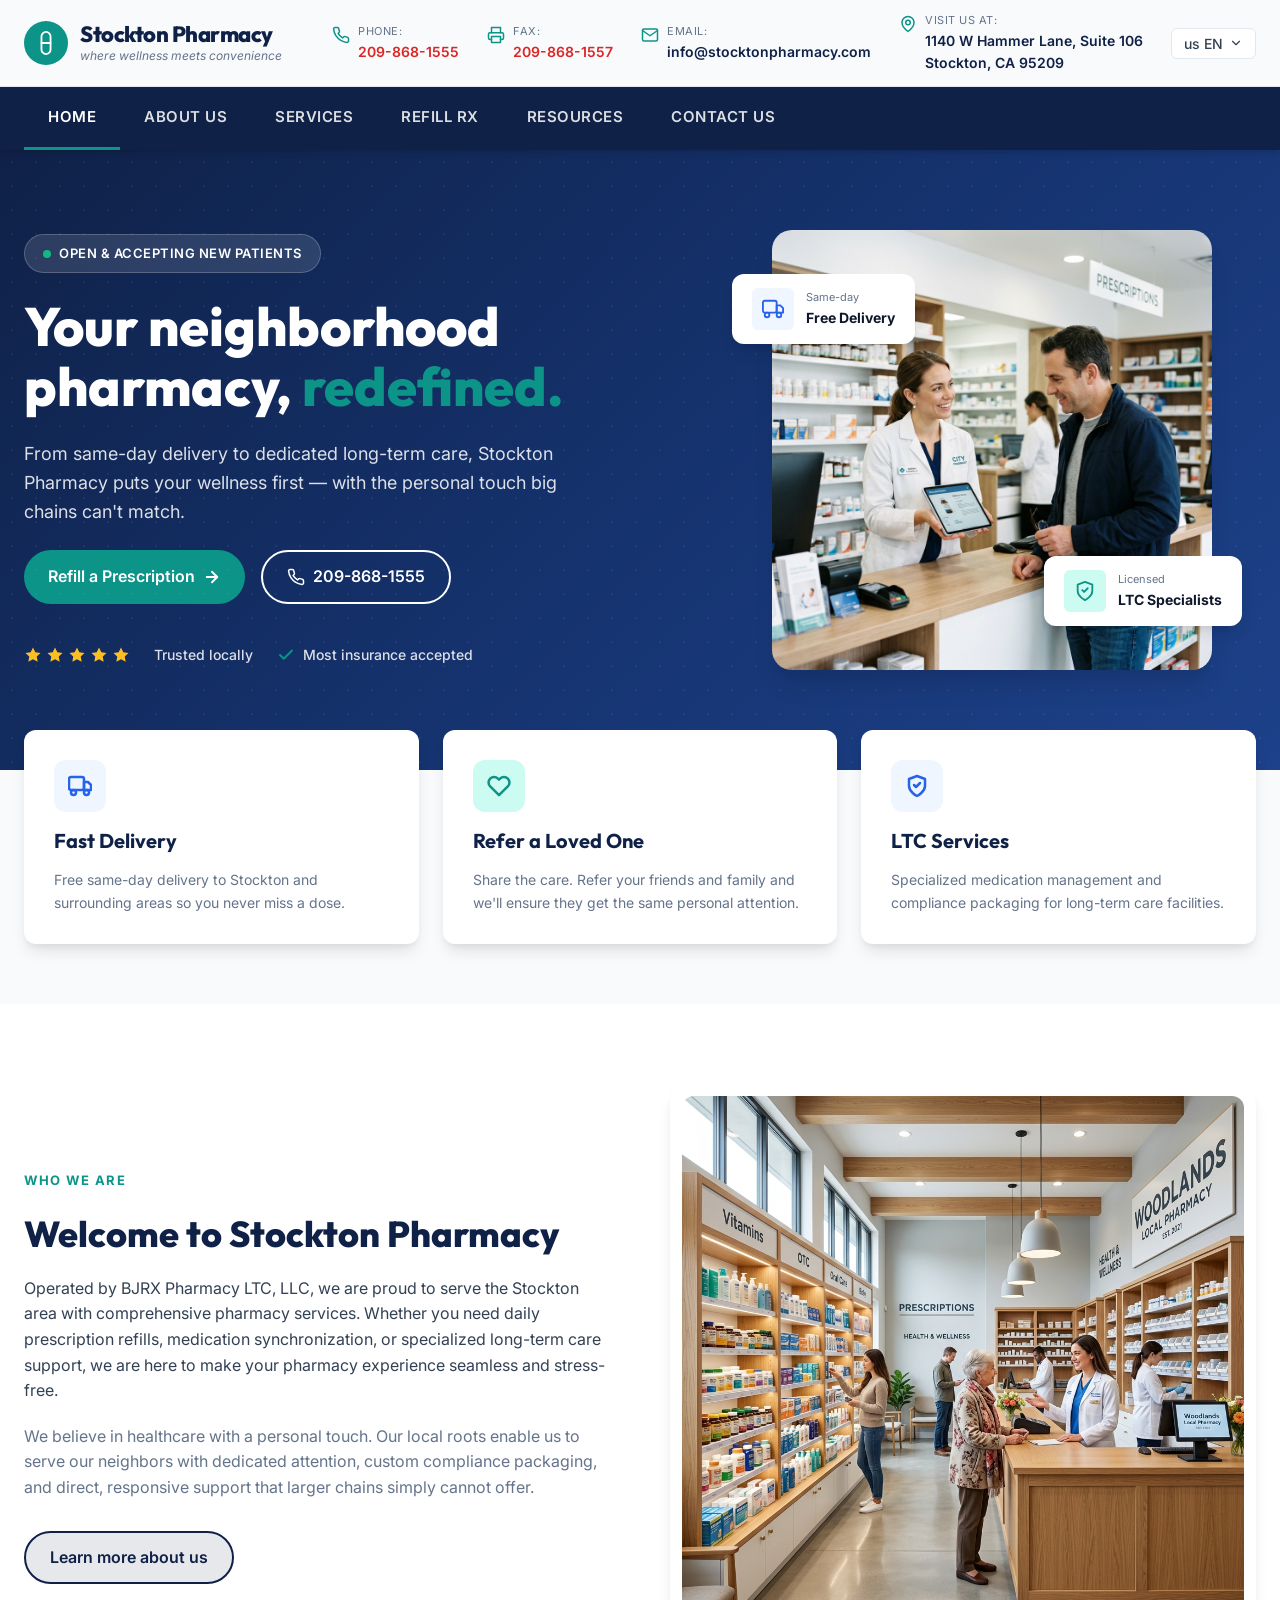
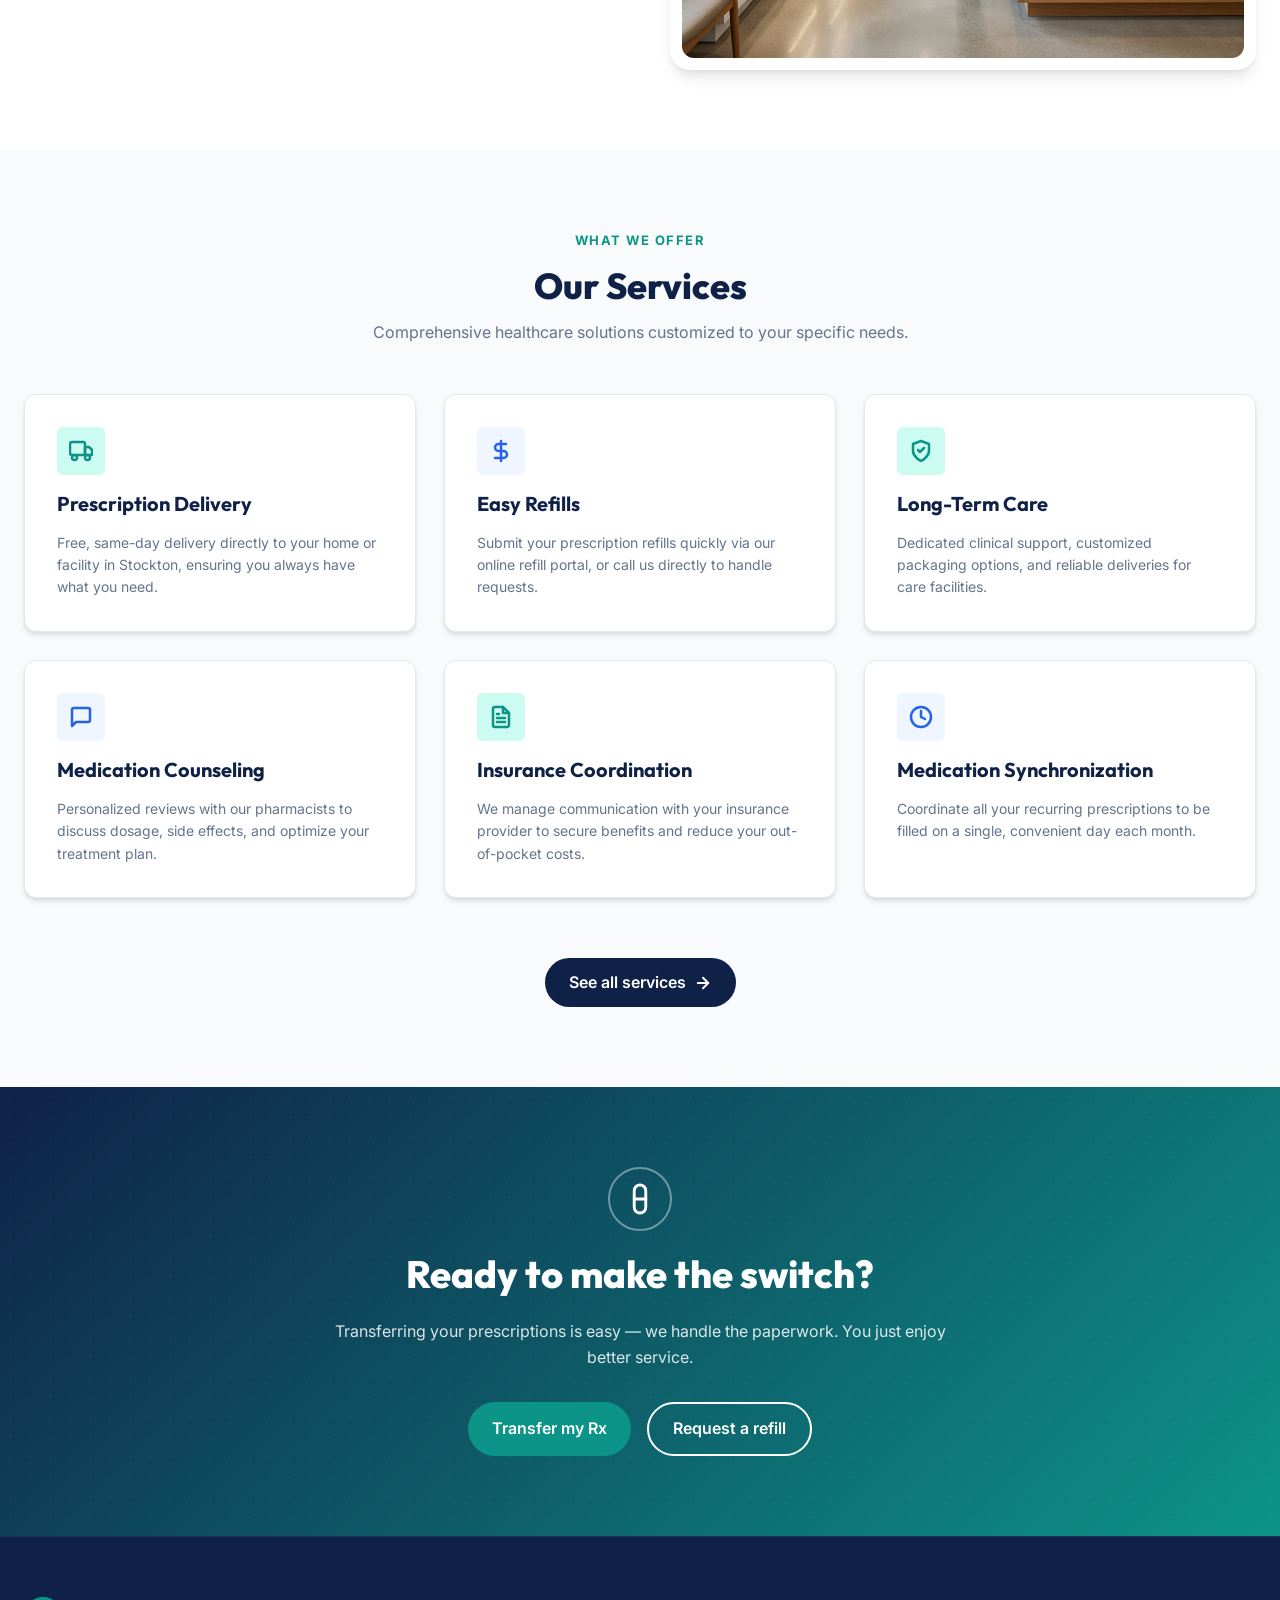
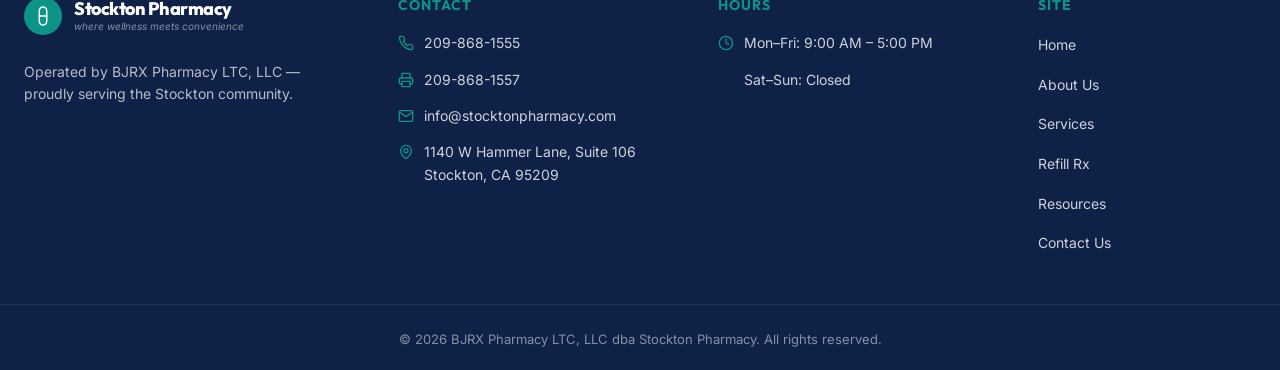
<file: index.html>
<!DOCTYPE html>
<html lang="en">
<head>
  <meta charset="UTF-8">
  <meta name="viewport" content="width=device-width, initial-scale=1.0">
  <title>Stockton Pharmacy - Your Neighborhood Pharmacy Redefined</title>
  <meta name="description" content="Welcome to Stockton Pharmacy, operated by BJRX Pharmacy LTC, LLC. Offering prescription delivery, easy refills, long-term care services, and medication counseling in Stockton, CA.">
  <link rel="stylesheet" href="css/style.css">
  <script src="js/header.js" defer></script>
  <script src="js/footer.js" defer></script>
</head>
<body>

  <!-- Custom Header component -->
  <custom-header active="home"></custom-header>

  <!-- Hero Section -->
  <header class="hero-section">
    <div class="container hero-grid">
      <div class="hero-content">
        <div class="badge">
          <span class="badge-dot"></span>
          <span>OPEN & ACCEPTING NEW PATIENTS</span>
        </div>
        <h1 class="hero-title">Your neighborhood pharmacy, <span class="green-accent">redefined.</span></h1>
        <p class="hero-description">From same-day delivery to dedicated long-term care, Stockton Pharmacy puts your wellness first — with the personal touch big chains can't match.</p>
        
        <div class="hero-ctas">
          <a href="refill.html" class="btn btn-primary">
            <span>Refill a Prescription</span>
            <svg width="18" height="18" viewBox="0 0 24 24" fill="none" stroke="currentColor" stroke-width="2.5" stroke-linecap="round" stroke-linejoin="round">
              <line x1="5" y1="12" x2="19" y2="12"/><polyline points="12 5 19 12 12 19"/>
            </svg>
          </a>
          <a href="tel:209-868-1555" class="btn btn-outline">
            <svg width="18" height="18" viewBox="0 0 24 24" fill="none" stroke="currentColor" stroke-width="2" stroke-linecap="round" stroke-linejoin="round">
              <path d="M22 16.92v3a2 2 0 0 1-2.18 2 19.79 19.79 0 0 1-8.63-3.07 19.5 19.5 0 0 1-6-6 19.79 19.79 0 0 1-3.07-8.67A2 2 0 0 1 4.11 2h3a2 2 0 0 1 2 1.72 12.84 12.84 0 0 0 .7 2.81 2 2 0 0 1-.45 2.11L8.09 9.91a16 16 0 0 0 6 6l1.27-1.27a2 2 0 0 1 2.11-.45 12.84 12.84 0 0 0 2.81.7A2 2 0 0 1 22 16.92z"/>
            </svg>
            <span>209-868-1555</span>
          </a>
        </div>

        <div class="hero-meta">
          <div class="stars-container">
            <svg class="star-icon" viewBox="0 0 24 24"><polygon points="12 2 15.09 8.26 22 9.27 17 14.14 18.18 21.02 12 17.77 5.82 21.02 7 14.14 2 9.27 8.91 8.26 12 2"/></svg>
            <svg class="star-icon" viewBox="0 0 24 24"><polygon points="12 2 15.09 8.26 22 9.27 17 14.14 18.18 21.02 12 17.77 5.82 21.02 7 14.14 2 9.27 8.91 8.26 12 2"/></svg>
            <svg class="star-icon" viewBox="0 0 24 24"><polygon points="12 2 15.09 8.26 22 9.27 17 14.14 18.18 21.02 12 17.77 5.82 21.02 7 14.14 2 9.27 8.91 8.26 12 2"/></svg>
            <svg class="star-icon" viewBox="0 0 24 24"><polygon points="12 2 15.09 8.26 22 9.27 17 14.14 18.18 21.02 12 17.77 5.82 21.02 7 14.14 2 9.27 8.91 8.26 12 2"/></svg>
            <svg class="star-icon" viewBox="0 0 24 24"><polygon points="12 2 15.09 8.26 22 9.27 17 14.14 18.18 21.02 12 17.77 5.82 21.02 7 14.14 2 9.27 8.91 8.26 12 2"/></svg>
          </div>
          <span style="font-weight: 500; font-size: 14px; opacity: 0.85;">Trusted locally</span>
          
          <div class="meta-item">
            <svg width="18" height="18" viewBox="0 0 24 24" fill="none" stroke="currentColor" stroke-width="2.5" stroke-linecap="round" stroke-linejoin="round">
              <polyline points="20 6 9 17 4 12"/>
            </svg>
            <span style="font-size: 14px; opacity: 0.85;">Most insurance accepted</span>
          </div>
        </div>
      </div>

      <div class="hero-image-wrapper">
        <img class="main-hero-img" src="images/pharmacist_hero.png" alt="Friendly pharmacists helping client in a pharmacy">
        
        <div class="floating-card floating-card-1">
          <div class="floating-icon-wrapper">
            <svg width="22" height="22" viewBox="0 0 24 24" fill="none" stroke="currentColor" stroke-width="2" stroke-linecap="round" stroke-linejoin="round">
              <rect x="1" y="3" width="15" height="13" rx="2" ry="2"/>
              <polygon points="16 8 20 8 23 11 23 16 16 16 16 8"/>
              <circle cx="5.5" cy="18.5" r="2.5"/>
              <circle cx="18.5" cy="18.5" r="2.5"/>
            </svg>
          </div>
          <div class="floating-card-text">
            <span class="floating-card-label">Same-day</span>
            <span class="floating-card-value">Free Delivery</span>
          </div>
        </div>

        <div class="floating-card floating-card-2">
          <div class="floating-icon-wrapper green-bg">
            <svg width="22" height="22" viewBox="0 0 24 24" fill="none" stroke="currentColor" stroke-width="2" stroke-linecap="round" stroke-linejoin="round">
              <path d="M12 22s8-4 8-10V5l-8-3-8 3v7c0 6 8 10 8 10z"/>
              <polyline points="9 11 11 13 15 9"/>
            </svg>
          </div>
          <div class="floating-card-text">
            <span class="floating-card-label">Licensed</span>
            <span class="floating-card-value">LTC Specialists</span>
          </div>
        </div>
      </div>
    </div>
  </header>

  <!-- Highlights Section -->
  <section class="highlights-section">
    <div class="container">
      <div class="highlights-grid">
        <div class="highlight-card">
          <div class="highlight-icon">
            <svg width="24" height="24" viewBox="0 0 24 24" fill="none" stroke="currentColor" stroke-width="2.5" stroke-linecap="round" stroke-linejoin="round">
              <rect x="1" y="3" width="15" height="13" rx="2" ry="2"/>
              <polygon points="16 8 20 8 23 11 23 16 16 16 16 8"/>
              <circle cx="5.5" cy="18.5" r="2.5"/>
              <circle cx="18.5" cy="18.5" r="2.5"/>
            </svg>
          </div>
          <h3>Fast Delivery</h3>
          <p>Free same-day delivery to Stockton and surrounding areas so you never miss a dose.</p>
        </div>
        
        <div class="highlight-card green-theme">
          <div class="highlight-icon">
            <svg width="24" height="24" viewBox="0 0 24 24" fill="none" stroke="currentColor" stroke-width="2.5" stroke-linecap="round" stroke-linejoin="round">
              <path d="M20.84 4.61a5.5 5.5 0 0 0-7.78 0L12 5.67l-1.06-1.06a5.5 5.5 0 0 0-7.78 7.78l1.06 1.06L12 21.23l7.78-7.78 1.06-1.06a5.5 5.5 0 0 0 0-7.78z"/>
            </svg>
          </div>
          <h3>Refer a Loved One</h3>
          <p>Share the care. Refer your friends and family and we'll ensure they get the same personal attention.</p>
        </div>
        
        <div class="highlight-card">
          <div class="highlight-icon">
            <svg width="24" height="24" viewBox="0 0 24 24" fill="none" stroke="currentColor" stroke-width="2.5" stroke-linecap="round" stroke-linejoin="round">
              <path d="M12 22s8-4 8-10V5l-8-3-8 3v7c0 6 8 10 8 10z"/>
              <polyline points="9 11 11 13 15 9"/>
            </svg>
          </div>
          <h3>LTC Services</h3>
          <p>Specialized medication management and compliance packaging for long-term care facilities.</p>
        </div>
      </div>
    </div>
  </section>

  <!-- Who We Are Intro Section -->
  <section class="section-padding" style="background-color: white;">
    <div class="container intro-grid">
      <div class="intro-content">
        <span class="section-tag">Who We Are</span>
        <h2 class="section-title">Welcome to Stockton Pharmacy</h2>
        <p style="font-size: 16px; color: var(--text-medium);">Operated by BJRX Pharmacy LTC, LLC, we are proud to serve the Stockton area with comprehensive pharmacy services. Whether you need daily prescription refills, medication synchronization, or specialized long-term care support, we are here to make your pharmacy experience seamless and stress-free.</p>
        <p style="font-size: 16px; color: var(--text-light);">We believe in healthcare with a personal touch. Our local roots enable us to serve our neighbors with dedicated attention, custom compliance packaging, and direct, responsive support that larger chains simply cannot offer.</p>
        <a href="about.html" class="btn btn-dark-outline" style="margin-top: 10px;">Learn more about us</a>
      </div>
      <div class="intro-image">
        <img src="images/pharmacy_interior.png" alt="Modern local pharmacy interior">
      </div>
    </div>
  </section>

  <!-- What We Offer Services Section -->
  <section class="section-padding">
    <div class="container" style="display: flex; flex-direction: column; gap: 48px;">
      <div style="text-align: center; max-width: 600px; margin: 0 auto; display: flex; flex-direction: column; gap: 12px;">
        <span class="section-tag">What We Offer</span>
        <h2 class="section-title">Our Services</h2>
        <p style="color: var(--text-light);">Comprehensive healthcare solutions customized to your specific needs.</p>
      </div>

      <div class="grid-3-col">
        <div class="card-item">
          <div class="card-icon-box green-accent">
            <svg width="24" height="24" viewBox="0 0 24 24" fill="none" stroke="currentColor" stroke-width="2.5" stroke-linecap="round" stroke-linejoin="round">
              <rect x="1" y="3" width="15" height="13" rx="2" ry="2"/>
              <polygon points="16 8 20 8 23 11 23 16 16 16 16 8"/>
              <circle cx="5.5" cy="18.5" r="2.5"/>
              <circle cx="18.5" cy="18.5" r="2.5"/>
            </svg>
          </div>
          <h3>Prescription Delivery</h3>
          <p>Free, same-day delivery directly to your home or facility in Stockton, ensuring you always have what you need.</p>
        </div>

        <div class="card-item">
          <div class="card-icon-box">
            <svg width="24" height="24" viewBox="0 0 24 24" fill="none" stroke="currentColor" stroke-width="2.5" stroke-linecap="round" stroke-linejoin="round">
              <path d="M12 2v20M17 5H9.5a3.5 3.5 0 0 0 0 7h5a3.5 3.5 0 0 1 0 7H6"/>
            </svg>
          </div>
          <h3>Easy Refills</h3>
          <p>Submit your prescription refills quickly via our online refill portal, or call us directly to handle requests.</p>
        </div>

        <div class="card-item">
          <div class="card-icon-box green-accent">
            <svg width="24" height="24" viewBox="0 0 24 24" fill="none" stroke="currentColor" stroke-width="2.5" stroke-linecap="round" stroke-linejoin="round">
              <path d="M12 22s8-4 8-10V5l-8-3-8 3v7c0 6 8 10 8 10z"/>
              <polyline points="9 11 11 13 15 9"/>
            </svg>
          </div>
          <h3>Long-Term Care</h3>
          <p>Dedicated clinical support, customized packaging options, and reliable deliveries for care facilities.</p>
        </div>

        <div class="card-item">
          <div class="card-icon-box">
            <svg width="24" height="24" viewBox="0 0 24 24" fill="none" stroke="currentColor" stroke-width="2.5" stroke-linecap="round" stroke-linejoin="round">
              <path d="M21 15a2 2 0 0 1-2 2H7l-4 4V5a2 2 0 0 1 2-2h14a2 2 0 0 1 2 2z"/>
            </svg>
          </div>
          <h3>Medication Counseling</h3>
          <p>Personalized reviews with our pharmacists to discuss dosage, side effects, and optimize your treatment plan.</p>
        </div>

        <div class="card-item">
          <div class="card-icon-box green-accent">
            <svg width="24" height="24" viewBox="0 0 24 24" fill="none" stroke="currentColor" stroke-width="2.5" stroke-linecap="round" stroke-linejoin="round">
              <path d="M14 2H6a2 2 0 0 0-2 2v16a2 2 0 0 0 2 2h12a2 2 0 0 0 2-2V8z"/>
              <polyline points="14 2 14 8 20 8"/>
              <line x1="16" y1="13" x2="8" y2="13"/>
              <line x1="16" y1="17" x2="8" y2="17"/>
              <polyline points="10 9 9 9 8 9"/>
            </svg>
          </div>
          <h3>Insurance Coordination</h3>
          <p>We manage communication with your insurance provider to secure benefits and reduce your out-of-pocket costs.</p>
        </div>

        <div class="card-item">
          <div class="card-icon-box">
            <svg width="24" height="24" viewBox="0 0 24 24" fill="none" stroke="currentColor" stroke-width="2.5" stroke-linecap="round" stroke-linejoin="round">
              <circle cx="12" cy="12" r="10"/>
              <polyline points="12 6 12 12 16 14"/>
            </svg>
          </div>
          <h3>Medication Synchronization</h3>
          <p>Coordinate all your recurring prescriptions to be filled on a single, convenient day each month.</p>
        </div>
      </div>

      <div style="text-align: center; margin-top: 12px;">
        <a href="services.html" class="btn btn-blue">
          <span>See all services</span>
          <svg width="18" height="18" viewBox="0 0 24 24" fill="none" stroke="currentColor" stroke-width="2.5" stroke-linecap="round" stroke-linejoin="round">
            <line x1="5" y1="12" x2="19" y2="12"/><polyline points="12 5 19 12 12 19"/>
          </svg>
        </a>
      </div>
    </div>
  </section>

  <!-- Custom Footer component -->
  <custom-footer></custom-footer>

</body>
</html>
</file>
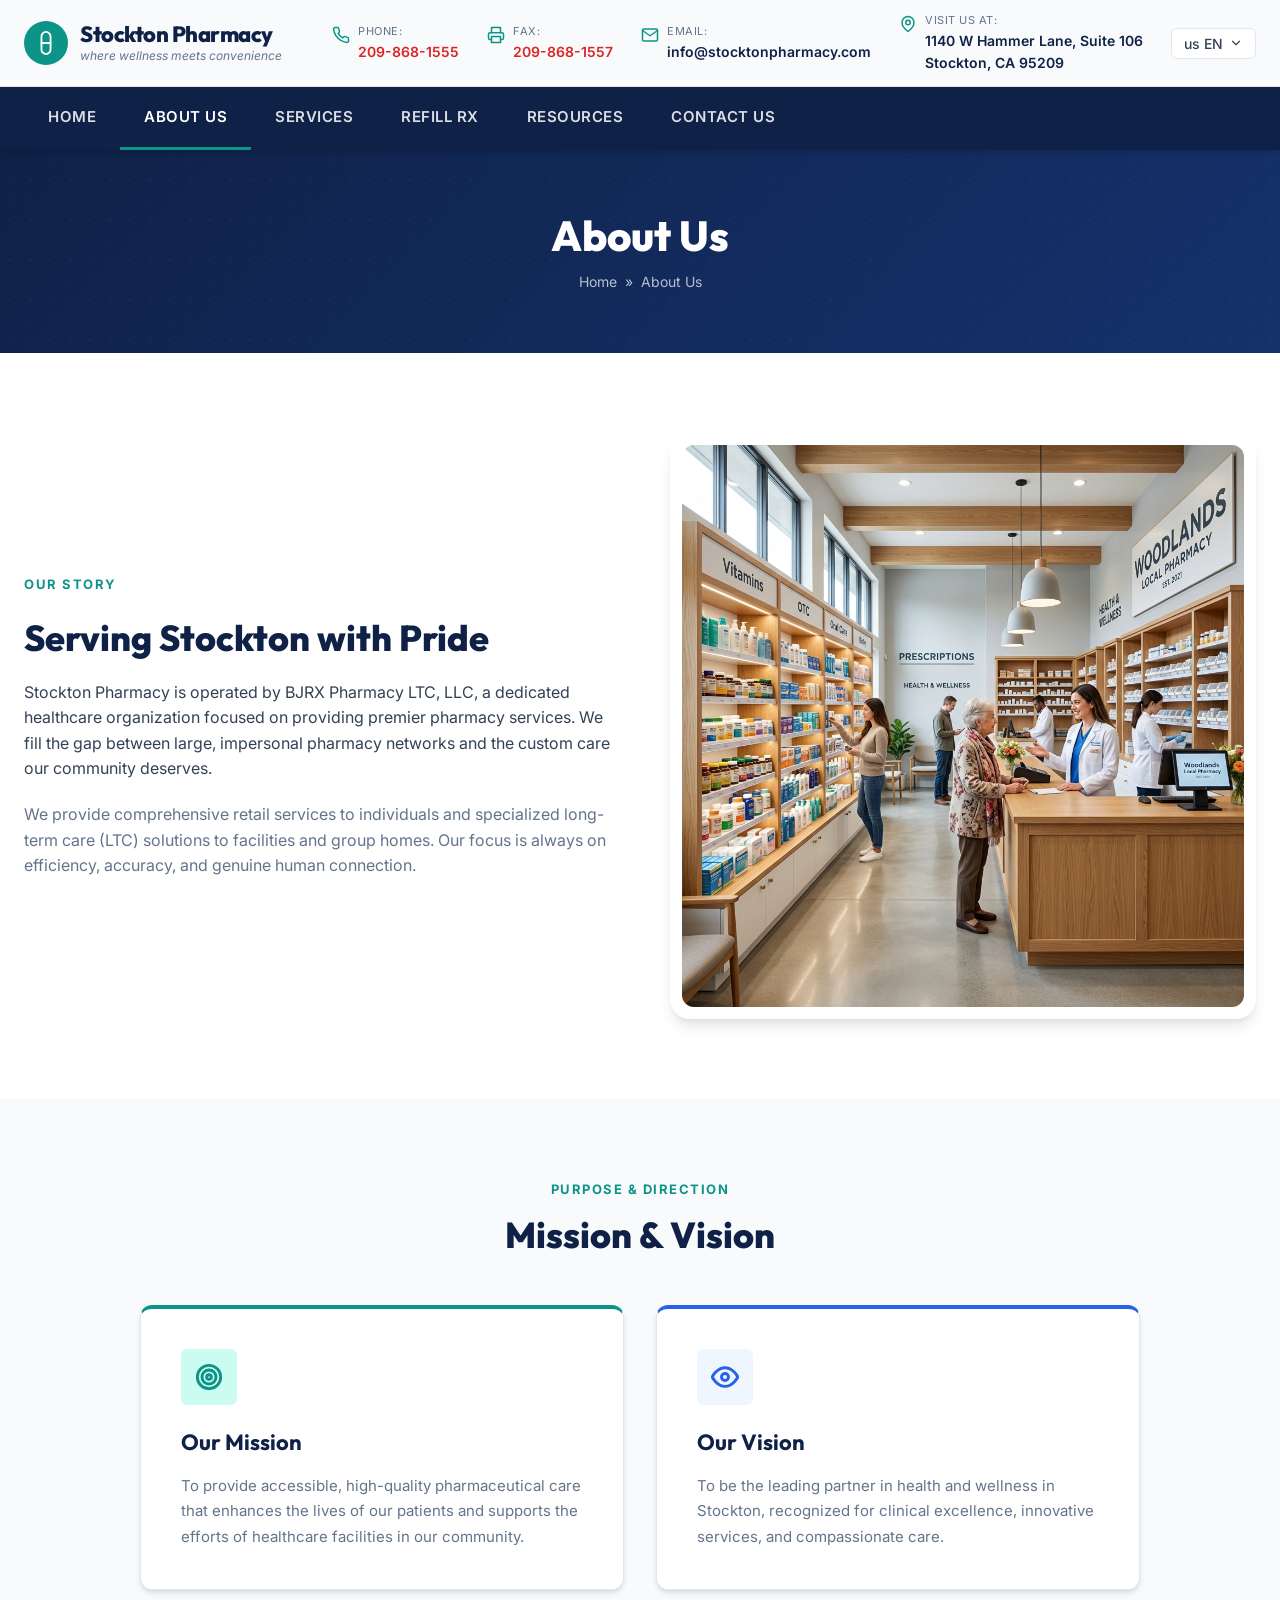
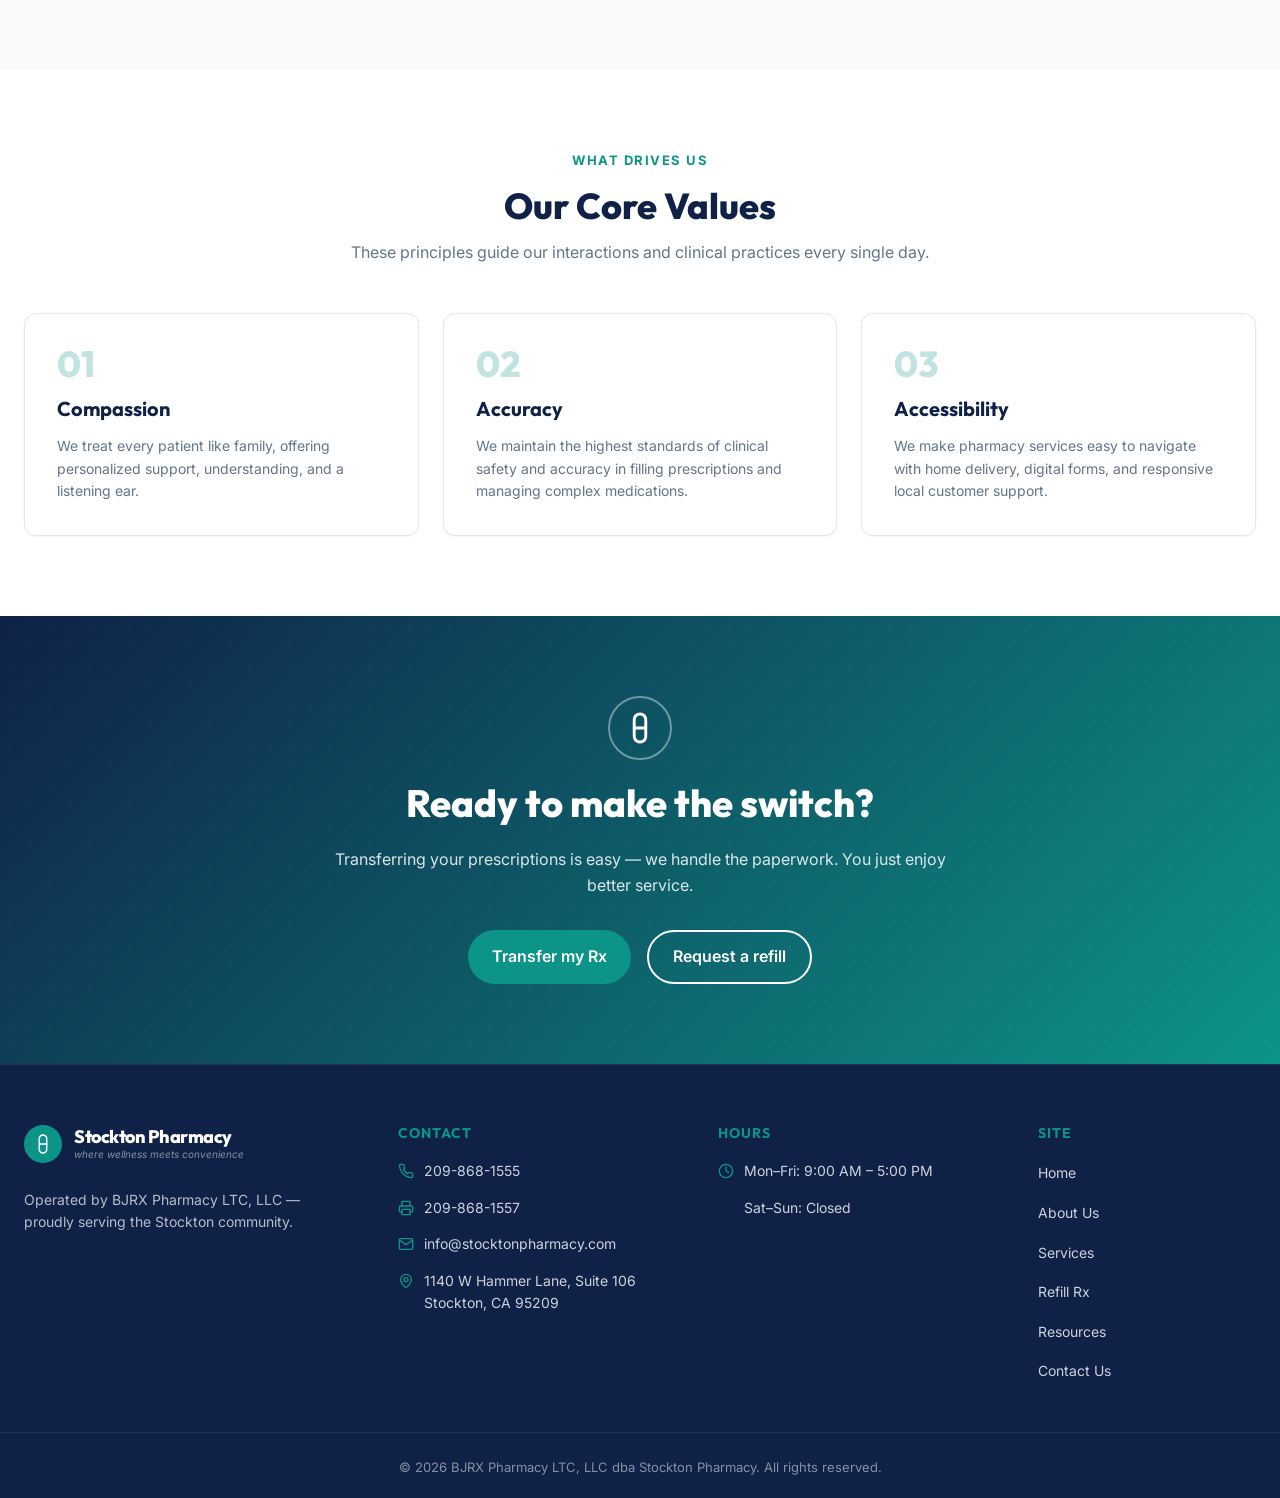
<file: about.html>
<!DOCTYPE html>
<html lang="en">
<head>
  <meta charset="UTF-8">
  <meta name="viewport" content="width=device-width, initial-scale=1.0">
  <title>About Us - Stockton Pharmacy</title>
  <meta name="description" content="Learn more about Stockton Pharmacy, operated by BJRX Pharmacy LTC, LLC. Explore our mission, vision, and core values of compassion, accuracy, and accessibility.">
  <link rel="stylesheet" href="css/style.css">
  <script src="js/header.js" defer></script>
  <script src="js/footer.js" defer></script>
</head>
<body>

  <!-- Custom Header -->
  <custom-header active="about"></custom-header>

  <!-- Page Header -->
  <section class="page-header">
    <div class="container">
      <h1>About Us</h1>
      <div class="breadcrumbs">
        <a href="index.html">Home</a>
        <span>»</span>
        <span>About Us</span>
      </div>
    </div>
  </section>

  <!-- About Intro Section -->
  <section class="section-padding" style="background-color: white;">
    <div class="container intro-grid" style="align-items: center;">
      <div class="intro-content">
        <span class="section-tag">Our Story</span>
        <h2 class="section-title">Serving Stockton with Pride</h2>
        <p style="font-size: 16px; color: var(--text-medium);">Stockton Pharmacy is operated by BJRX Pharmacy LTC, LLC, a dedicated healthcare organization focused on providing premier pharmacy services. We fill the gap between large, impersonal pharmacy networks and the custom care our community deserves.</p>
        <p style="font-size: 16px; color: var(--text-light);">We provide comprehensive retail services to individuals and specialized long-term care (LTC) solutions to facilities and group homes. Our focus is always on efficiency, accuracy, and genuine human connection.</p>
      </div>
      <div class="intro-image">
        <img src="images/pharmacy_interior.png" alt="Welcome to Stockton Pharmacy">
      </div>
    </div>
  </section>

  <!-- Mission & Vision Section -->
  <section class="section-padding">
    <div class="container" style="display: flex; flex-direction: column; gap: 48px;">
      <div style="text-align: center; max-width: 600px; margin: 0 auto; display: flex; flex-direction: column; gap: 12px;">
        <span class="section-tag">Purpose & Direction</span>
        <h2 class="section-title">Mission & Vision</h2>
      </div>

      <div style="display: grid; grid-template-columns: 1fr 1fr; gap: 32px; max-width: 1000px; margin: 0 auto; width: 100%;">
        <div class="card-item" style="padding: 40px; border-top: 4px solid var(--brand-green);">
          <div class="card-icon-box green-accent" style="width: 56px; height: 56px; margin-bottom: 8px;">
            <svg width="28" height="28" viewBox="0 0 24 24" fill="none" stroke="currentColor" stroke-width="2.5" stroke-linecap="round" stroke-linejoin="round">
              <circle cx="12" cy="12" r="10"/>
              <circle cx="12" cy="12" r="6"/>
              <circle cx="12" cy="12" r="2"/>
            </svg>
          </div>
          <h3 style="font-size: 22px;">Our Mission</h3>
          <p style="font-size: 15px; line-height: 1.7;">To provide accessible, high-quality pharmaceutical care that enhances the lives of our patients and supports the efforts of healthcare facilities in our community.</p>
        </div>

        <div class="card-item" style="padding: 40px; border-top: 4px solid var(--brand-blue-accent);">
          <div class="card-icon-box" style="width: 56px; height: 56px; margin-bottom: 8px; background-color: var(--brand-blue-light); color: var(--brand-blue-accent);">
            <svg width="28" height="28" viewBox="0 0 24 24" fill="none" stroke="currentColor" stroke-width="2.5" stroke-linecap="round" stroke-linejoin="round">
              <path d="M1 12s4-8 11-8 11 8 11 8-4 8-11 8-11-8-11-8z"/>
              <circle cx="12" cy="12" r="3"/>
            </svg>
          </div>
          <h3 style="font-size: 22px;">Our Vision</h3>
          <p style="font-size: 15px; line-height: 1.7;">To be the leading partner in health and wellness in Stockton, recognized for clinical excellence, innovative services, and compassionate care.</p>
        </div>
      </div>
    </div>
  </section>

  <!-- Core Values Section -->
  <section class="section-padding" style="background-color: white;">
    <div class="container" style="display: flex; flex-direction: column; gap: 48px;">
      <div style="text-align: center; max-width: 600px; margin: 0 auto; display: flex; flex-direction: column; gap: 12px;">
        <span class="section-tag">What Drives Us</span>
        <h2 class="section-title">Our Core Values</h2>
        <p style="color: var(--text-light);">These principles guide our interactions and clinical practices every single day.</p>
      </div>

      <div class="values-grid">
        <div class="value-card">
          <div class="value-number">01</div>
          <h3>Compassion</h3>
          <p>We treat every patient like family, offering personalized support, understanding, and a listening ear.</p>
        </div>
        
        <div class="value-card">
          <div class="value-number">02</div>
          <h3>Accuracy</h3>
          <p>We maintain the highest standards of clinical safety and accuracy in filling prescriptions and managing complex medications.</p>
        </div>
        
        <div class="value-card">
          <div class="value-number">03</div>
          <h3>Accessibility</h3>
          <p>We make pharmacy services easy to navigate with home delivery, digital forms, and responsive local customer support.</p>
        </div>
      </div>
    </div>
  </section>

  <!-- Custom Footer -->
  <custom-footer></custom-footer>

</body>
</html>
</file>
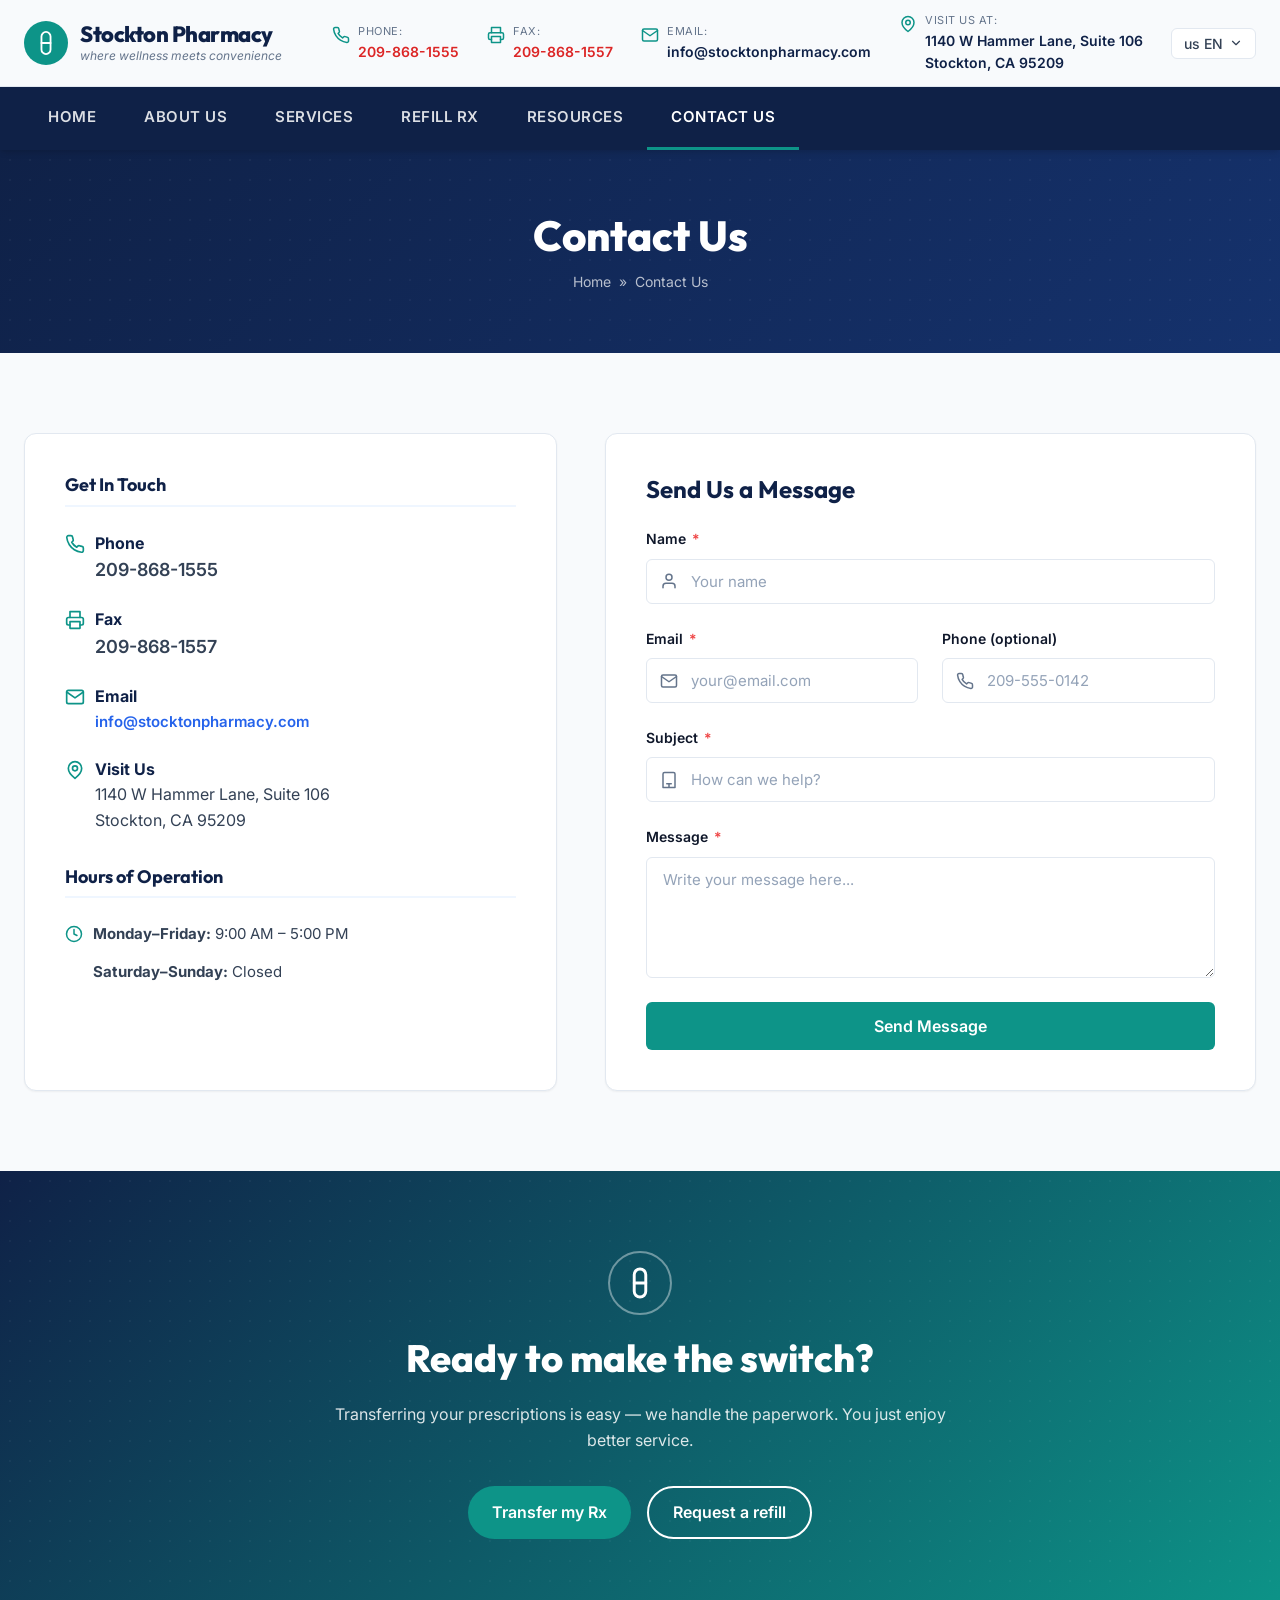
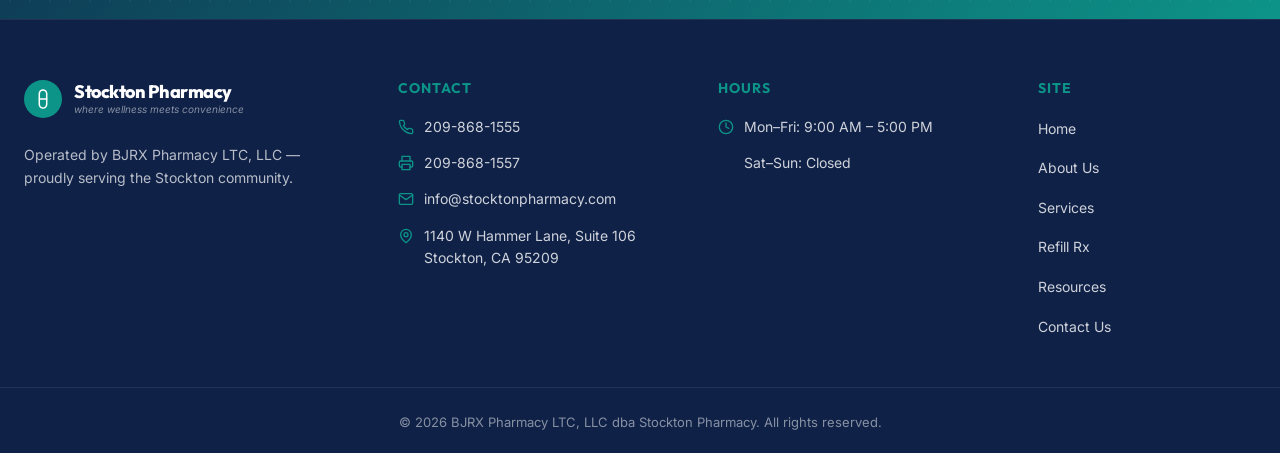
<file: contact.html>
<!DOCTYPE html>
<html lang="en">
<head>
  <meta charset="UTF-8">
  <meta name="viewport" content="width=device-width, initial-scale=1.0">
  <title>Contact Us - Stockton Pharmacy</title>
  <meta name="description" content="Get in touch with Stockton Pharmacy. Send us a message, find our address, phone number, fax, and view our operating hours.">
  <link rel="stylesheet" href="css/style.css">
  <script src="js/header.js" defer></script>
  <script src="js/footer.js" defer></script>
  <style>
    .contact-layout-grid {
      display: grid;
      grid-template-columns: 0.9fr 1.1fr;
      gap: 48px;
    }
    
    .contact-info-card {
      background: white;
      border: 1px solid var(--border-color);
      border-radius: var(--radius-md);
      padding: 40px;
      box-shadow: var(--shadow-sm);
      display: flex;
      flex-direction: column;
      gap: 32px;
    }
    
    .contact-detail-section {
      display: flex;
      flex-direction: column;
      gap: 16px;
    }
    
    .contact-detail-section h3 {
      font-size: 18px;
      border-bottom: 2px solid var(--brand-blue-light);
      padding-bottom: 8px;
      margin-bottom: 8px;
    }

    .contact-info-card .footer-contact-item,
    .contact-info-card .footer-hours-item {
      color: var(--text-medium);
    }

    @media (max-width: 1024px) {
      .contact-layout-grid {
        grid-template-columns: 1fr;
        gap: 32px;
      }
    }
  </style>
</head>
<body>

  <!-- Custom Header -->
  <custom-header active="contact"></custom-header>

  <!-- Page Header -->
  <section class="page-header">
    <div class="container">
      <h1>Contact Us</h1>
      <div class="breadcrumbs">
        <a href="index.html">Home</a>
        <span>»</span>
        <span>Contact Us</span>
      </div>
    </div>
  </section>

  <!-- Contact Form & Info Grid -->
  <section class="section-padding">
    <div class="container">
      <div class="contact-layout-grid">
        
        <!-- Left Column: Info Card -->
        <div class="contact-info-card">
          <div class="contact-detail-section">
            <h3>Get In Touch</h3>
            <ul class="footer-contact-list" style="color: var(--text-medium);">
              <li class="footer-contact-item" style="font-size: 16px;">
                <svg viewBox="0 0 24 24" fill="none" stroke="currentColor" stroke-width="2" stroke-linecap="round" stroke-linejoin="round" style="width: 20px; height: 20px;">
                  <path d="M22 16.92v3a2 2 0 0 1-2.18 2 19.79 19.79 0 0 1-8.63-3.07 19.5 19.5 0 0 1-6-6 19.79 19.79 0 0 1-3.07-8.67A2 2 0 0 1 4.11 2h3a2 2 0 0 1 2 1.72 12.84 12.84 0 0 0 .7 2.81 2 2 0 0 1-.45 2.11L8.09 9.91a16 16 0 0 0 6 6l1.27-1.27a2 2 0 0 1 2.11-.45 12.84 12.84 0 0 0 2.81.7A2 2 0 0 1 22 16.92z"/>
                </svg>
                <div>
                  <strong style="display: block; color: var(--brand-blue-dark);">Phone</strong>
                  <span class="red-text" style="font-weight: 600; font-size: 18px;">209-868-1555</span>
                </div>
              </li>
              
              <li class="footer-contact-item" style="font-size: 16px; margin-top: 8px;">
                <svg viewBox="0 0 24 24" fill="none" stroke="currentColor" stroke-width="2" stroke-linecap="round" stroke-linejoin="round" style="width: 20px; height: 20px;">
                  <polyline points="6 9 6 2 18 2 18 9"/>
                  <path d="M6 18H4a2 2 0 0 1-2-2v-5a2 2 0 0 1 2-2h16a2 2 0 0 1 2 2v5a2 2 0 0 1-2 2h-2"/>
                  <rect x="6" y="14" width="12" height="8"/>
                </svg>
                <div>
                  <strong style="display: block; color: var(--brand-blue-dark);">Fax</strong>
                  <span class="red-text" style="font-weight: 600; font-size: 18px;">209-868-1557</span>
                </div>
              </li>
              
              <li class="footer-contact-item" style="font-size: 16px; margin-top: 8px;">
                <svg viewBox="0 0 24 24" fill="none" stroke="currentColor" stroke-width="2" stroke-linecap="round" stroke-linejoin="round" style="width: 20px; height: 20px;">
                  <path d="M4 4h16c1.1 0 2 .9 2 2v12c0 1.1-.9 2-2 2H4c-1.1 0-2-.9-2-2V6c0-1.1.9-2 2-2z"/>
                  <polyline points="22,6 12,13 2,6"/>
                </svg>
                <div>
                  <strong style="display: block; color: var(--brand-blue-dark);">Email</strong>
                  <a href="mailto:info@stocktonpharmacy.com" style="color: var(--brand-blue-accent); font-weight: 600; font-size: 15px; word-break: break-all;">info@stocktonpharmacy.com</a>
                </div>
              </li>
              
              <li class="footer-contact-item" style="font-size: 16px; margin-top: 8px;">
                <svg viewBox="0 0 24 24" fill="none" stroke="currentColor" stroke-width="2" stroke-linecap="round" stroke-linejoin="round" style="width: 20px; height: 20px;">
                  <path d="M20 10c0 6-8 12-8 12s-8-6-8-12a8 8 0 0 1 16 0Z"/>
                  <circle cx="12" cy="10" r="3"/>
                </svg>
                <div>
                  <strong style="display: block; color: var(--brand-blue-dark);">Visit Us</strong>
                  <span>1140 W Hammer Lane, Suite 106<br>Stockton, CA 95209</span>
                </div>
              </li>
            </ul>
          </div>
          
          <div class="contact-detail-section">
            <h3>Hours of Operation</h3>
            <ul class="footer-hours-list" style="color: var(--text-medium);">
              <li class="footer-hours-item" style="font-size: 15px;">
                <svg viewBox="0 0 24 24" fill="none" stroke="currentColor" stroke-width="2" stroke-linecap="round" stroke-linejoin="round" style="width: 18px; height: 18px;">
                  <circle cx="12" cy="12" r="10"/>
                  <polyline points="12 6 12 12 16 14"/>
                </svg>
                <span><strong>Monday–Friday:</strong> 9:00 AM – 5:00 PM</span>
              </li>
              <li class="footer-hours-item" style="font-size: 15px; padding-left: 28px;">
                <span><strong>Saturday–Sunday:</strong> Closed</span>
              </li>
            </ul>
          </div>
        </div>

        <!-- Right Column: Form Card -->
        <div class="form-card" style="padding: 40px; box-shadow: var(--shadow-sm);">
          <h2 style="font-size: 24px; margin-bottom: 24px;">Send Us a Message</h2>
          <form id="contactForm" novalidate>
            <input type="hidden" name="_subject" value="New Contact Message - Stockton Pharmacy">
            <input type="hidden" name="_template" value="table">
            <input type="hidden" name="_captcha" value="false">
            <input type="text" name="_honey" style="display:none" tabindex="-1" autocomplete="off">
            <!-- Name -->
            <div class="form-group">
              <label class="form-label" for="contactName">Name <span class="required">*</span></label>
              <div class="input-wrapper">
                <svg viewBox="0 0 24 24" fill="none" stroke="currentColor" stroke-width="2" stroke-linecap="round" stroke-linejoin="round">
                  <path d="M20 21v-2a4 4 0 0 0-4-4H8a4 4 0 0 0-4 4v2"/>
                  <circle cx="12" cy="7" r="4"/>
                </svg>
                <input class="form-input" type="text" id="contactName" name="name" placeholder="Your name">
              </div>
              <div class="error-message" id="contactNameError" style="display: none;">Name is required.</div>
            </div>

            <div class="form-grid-2" style="margin-bottom: 0;">
              <!-- Email -->
              <div class="form-group">
                <label class="form-label" for="contactEmail">Email <span class="required">*</span></label>
                <div class="input-wrapper">
                  <svg viewBox="0 0 24 24" fill="none" stroke="currentColor" stroke-width="2" stroke-linecap="round" stroke-linejoin="round">
                    <path d="M4 4h16c1.1 0 2 .9 2 2v12c0 1.1-.9 2-2 2H4c-1.1 0-2-.9-2-2V6c0-1.1.9-2 2-2z"/>
                    <polyline points="22,6 12,13 2,6"/>
                  </svg>
                  <input class="form-input" type="email" id="contactEmail" name="email" placeholder="your@email.com">
                </div>
                <div class="error-message" id="contactEmailError" style="display: none;">A valid email is required.</div>
              </div>

              <!-- Phone (optional) -->
              <div class="form-group">
                <label class="form-label" for="contactPhone">Phone (optional)</label>
                <div class="input-wrapper">
                  <svg viewBox="0 0 24 24" fill="none" stroke="currentColor" stroke-width="2" stroke-linecap="round" stroke-linejoin="round">
                    <path d="M22 16.92v3a2 2 0 0 1-2.18 2 19.79 19.79 0 0 1-8.63-3.07 19.5 19.5 0 0 1-6-6 19.79 19.79 0 0 1-3.07-8.67A2 2 0 0 1 4.11 2h3a2 2 0 0 1 2 1.72 12.84 12.84 0 0 0 .7 2.81 2 2 0 0 1-.45 2.11L8.09 9.91a16 16 0 0 0 6 6l1.27-1.27a2 2 0 0 1 2.11-.45 12.84 12.84 0 0 0 2.81.7A2 2 0 0 1 22 16.92z"/>
                  </svg>
                  <input class="form-input" type="tel" id="contactPhone" name="phone" placeholder="209-555-0142">
                </div>
              </div>
            </div>

            <!-- Subject -->
            <div class="form-group">
              <label class="form-label" for="contactSubject">Subject <span class="required">*</span></label>
              <div class="input-wrapper">
                <svg viewBox="0 0 24 24" fill="none" stroke="currentColor" stroke-width="2" stroke-linecap="round" stroke-linejoin="round">
                  <path d="M12 22v-5M9 17h6M4 22V4a2 2 0 0 1 2-2h12a2 2 0 0 1 2 2v18Z"/>
                </svg>
                <input class="form-input" type="text" id="contactSubject" name="subject" placeholder="How can we help?">
              </div>
              <div class="error-message" id="contactSubjectError" style="display: none;">Subject is required.</div>
            </div>

            <!-- Message -->
            <div class="form-group">
              <label class="form-label" for="contactMessage">Message <span class="required">*</span></label>
              <textarea class="form-input" id="contactMessage" name="message" rows="5" placeholder="Write your message here..."></textarea>
              <div class="error-message" id="contactMessageError" style="display: none;">Message is required.</div>
            </div>

            <!-- Submit Button -->
            <button class="btn btn-primary form-submit-btn" type="submit" id="contactSubmitBtn" style="border-radius: var(--radius-sm);">Send Message</button>
          </form>
        </div>
      </div>
    </div>
  </section>

  <!-- Success Modal Overlay -->
  <div class="modal-overlay" id="successModal">
    <div class="success-modal">
      <div class="success-icon-box">
        <svg viewBox="0 0 24 24" fill="none" stroke="currentColor" stroke-width="3" stroke-linecap="round" stroke-linejoin="round">
          <polyline points="20 6 9 17 4 12"/>
        </svg>
      </div>
      <h3 id="modalTitle">Message Sent Successfully</h3>
      <p id="modalBody">Thank you for reaching out! Your message has been received. Our team will review it and get back to you as soon as possible.</p>
      <button class="btn btn-primary" id="closeModalBtn">Done</button>
    </div>
  </div>

  <!-- Custom Footer -->
  <custom-footer></custom-footer>

  <!-- Form Validation + Email Submission Script -->
  <script>
    document.addEventListener('DOMContentLoaded', () => {
      const form = document.getElementById('contactForm');
      const successModal = document.getElementById('successModal');
      const closeModalBtn = document.getElementById('closeModalBtn');
      const submitBtn = document.getElementById('contactSubmitBtn');
      const subjectInput = document.getElementById('contactSubject');
      const modalTitle = document.getElementById('modalTitle');
      const modalBody = document.getElementById('modalBody');

      const PHARMACY_EMAIL = 'info@stocktonpharmacy.com';
      // FormSubmit delivers submissions straight to the inbox above (no account needed).
      const FORM_ENDPOINT = 'https://formsubmit.co/ajax/' + PHARMACY_EMAIL;

      // Pre-fill Subject from URL search params
      const urlParams = new URLSearchParams(window.location.search);
      const urlSubject = urlParams.get('subject');
      if (urlSubject) subjectInput.value = urlSubject;

      const fields = [
        { id: 'contactName',    errorId: 'contactNameError',    type: 'text' },
        { id: 'contactEmail',   errorId: 'contactEmailError',   type: 'email' },
        { id: 'contactSubject', errorId: 'contactSubjectError', type: 'text' },
        { id: 'contactMessage', errorId: 'contactMessageError', type: 'text' }
      ];

      function validateEmail(email) {
        return /^[^\s@]+@[^\s@]+\.[^\s@]+$/.test(email);
      }

      function validate() {
        let isValid = true;
        fields.forEach(field => {
          const input = document.getElementById(field.id);
          const errorMsg = document.getElementById(field.errorId);
          const val = input.value.trim();
          const fieldValid = val && (field.type !== 'email' || validateEmail(val));
          if (!fieldValid) {
            input.classList.add('error-border');
            errorMsg.style.display = 'block';
            isValid = false;
          } else {
            input.classList.remove('error-border');
            errorMsg.style.display = 'none';
          }
        });
        return isValid;
      }

      form.addEventListener('submit', async (e) => {
        e.preventDefault();
        if (!validate()) return;

        submitBtn.disabled = true;
        submitBtn.textContent = 'Sending...';

        try {
          const response = await fetch(FORM_ENDPOINT, {
            method: 'POST',
            body: new FormData(form),
            headers: { 'Accept': 'application/json' }
          });
          // FormSubmit answers 200 even when it can't deliver (e.g. before
          // activation), so the JSON success flag must be checked too
          const result = await response.json();
          if (!response.ok || String(result.success) !== 'true') throw new Error('form service unavailable');

          modalTitle.textContent = 'Message Sent Successfully';
          modalBody.textContent = 'Thank you for reaching out! Your message has been received. Our team will review it and get back to you as soon as possible.';
          form.reset();
          fields.forEach(f => document.getElementById(f.id).classList.remove('error-border'));
        } catch (err) {
          // Direct delivery failed — hand off to the visitor's email app instead
          const name    = document.getElementById('contactName').value;
          const email   = document.getElementById('contactEmail').value;
          const subject = document.getElementById('contactSubject').value;
          const message = document.getElementById('contactMessage').value;
          const body    = `From: ${name} (${email})\n\n${message}`;
          window.location.href = `mailto:${PHARMACY_EMAIL}?subject=${encodeURIComponent(subject)}&body=${encodeURIComponent(body)}`;

          modalTitle.textContent = 'One Last Step';
          modalBody.textContent = 'Your email app has opened with your message ready to go — just press Send. If it didn’t open, email us at info@stocktonpharmacy.com or call 209-868-1555.';
        } finally {
          submitBtn.disabled = false;
          submitBtn.textContent = 'Send Message';
          successModal.classList.add('active');
        }
      });

      closeModalBtn.addEventListener('click', () => {
        successModal.classList.remove('active');
      });

      // Clear validation on typing
      fields.forEach(field => {
        const input = document.getElementById(field.id);
        const errorMsg = document.getElementById(field.errorId);
        input.addEventListener('input', () => {
          const val = input.value.trim();
          const valid = val && (field.type !== 'email' || validateEmail(val));
          if (valid) {
            input.classList.remove('error-border');
            errorMsg.style.display = 'none';
          }
        });
      });
    });
  </script>
</body>
</html>
</file>
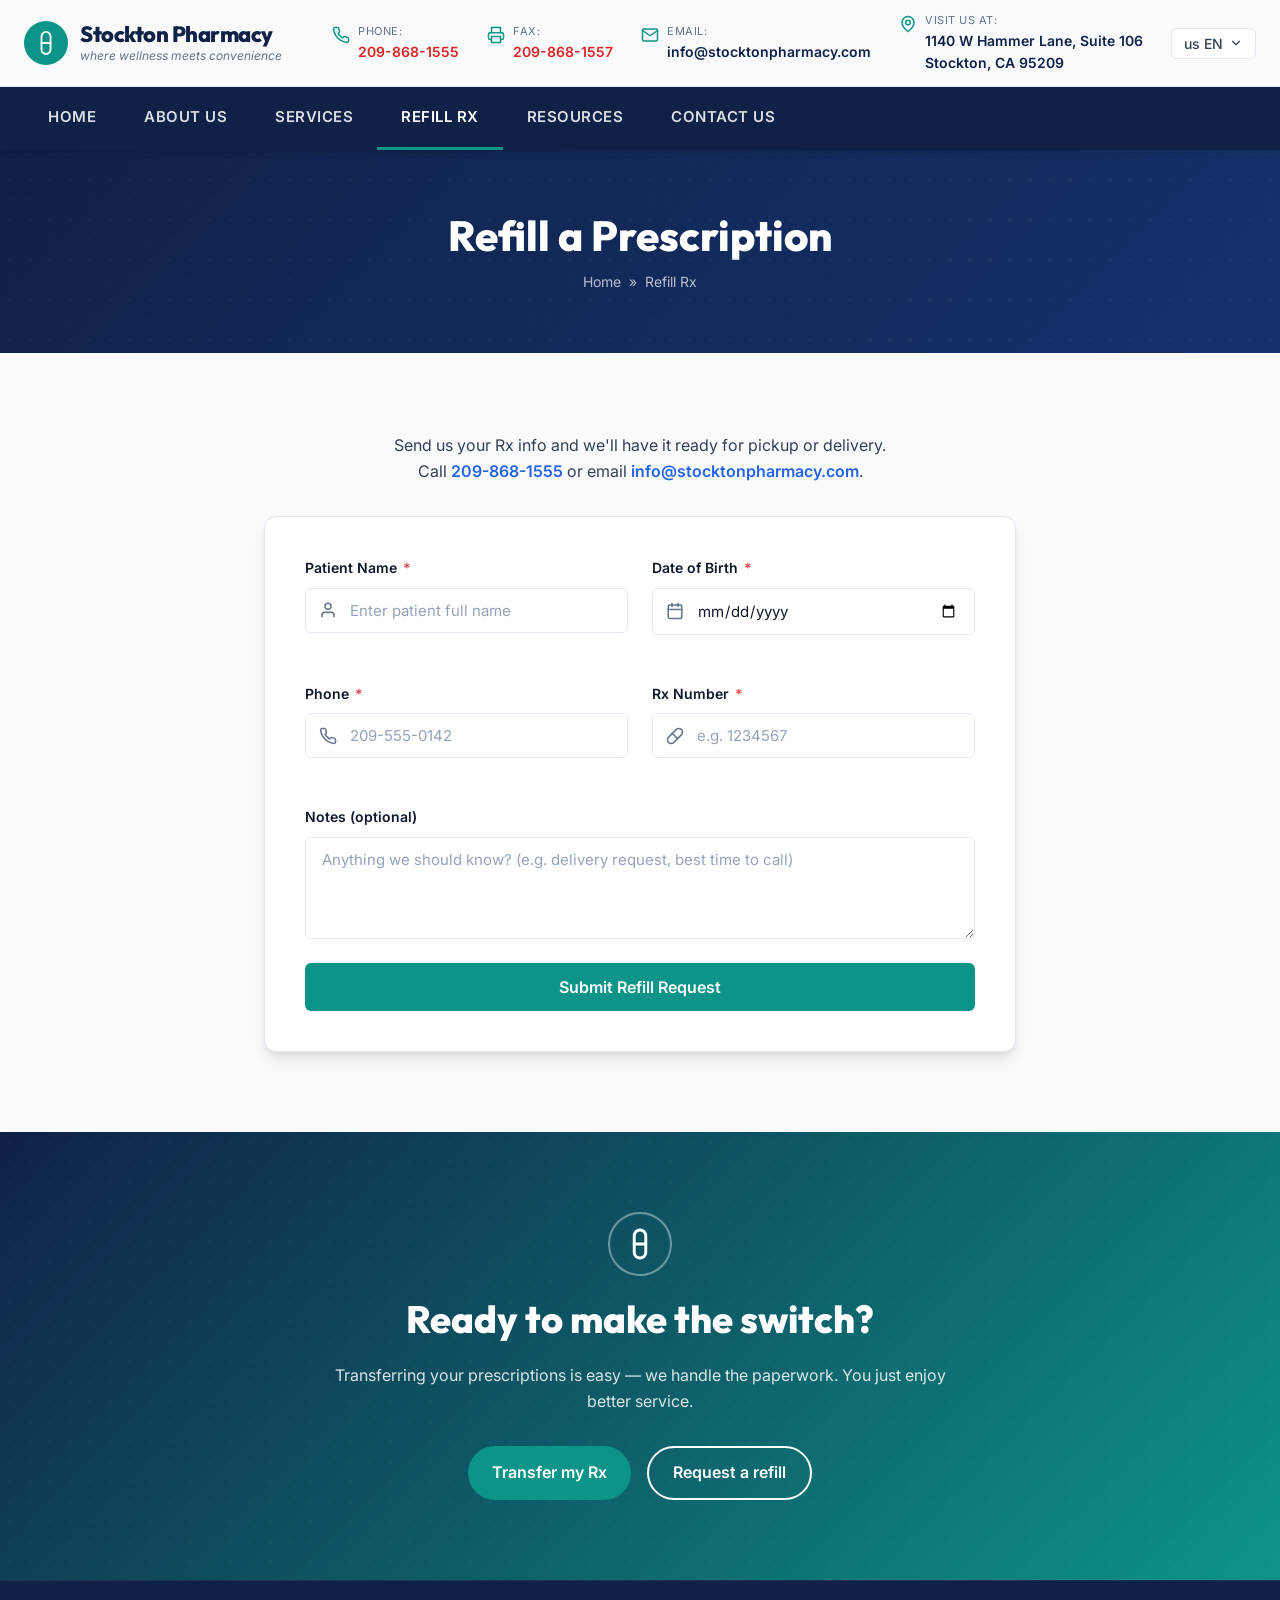
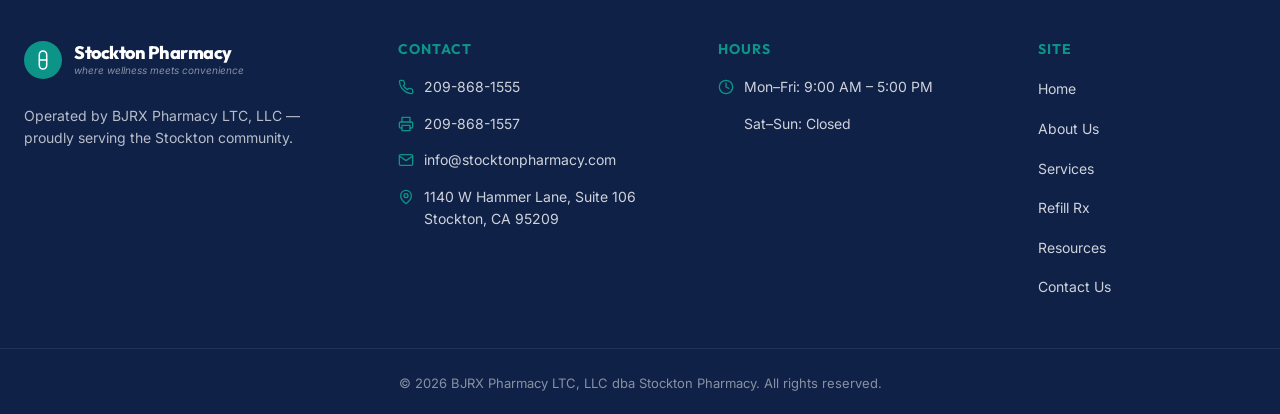
<file: refill.html>
<!DOCTYPE html>
<html lang="en">
<head>
  <meta charset="UTF-8">
  <meta name="viewport" content="width=device-width, initial-scale=1.0">
  <title>Refill Rx - Stockton Pharmacy</title>
  <meta name="description" content="Submit a prescription refill request online. Provide your patient information and prescription numbers for quick processing and delivery.">
  <link rel="stylesheet" href="css/style.css">
  <script src="js/header.js" defer></script>
  <script src="js/footer.js" defer></script>
</head>
<body>

  <!-- Custom Header -->
  <custom-header active="refill"></custom-header>

  <!-- Page Header -->
  <section class="page-header">
    <div class="container">
      <h1>Refill a Prescription</h1>
      <div class="breadcrumbs">
        <a href="index.html">Home</a>
        <span>»</span>
        <span>Refill Rx</span>
      </div>
    </div>
  </section>

  <!-- Form Section -->
  <section class="section-padding">
    <div class="container form-container-box">
      <p class="form-intro-text">
        Send us your Rx info and we'll have it ready for pickup or delivery.<br>
        Call <a href="tel:209-868-1555">209-868-1555</a> or email <a href="mailto:info@stocktonpharmacy.com">info@stocktonpharmacy.com</a>.
      </p>
      
      <div class="form-card">
        <form id="refillForm" novalidate>
          <input type="hidden" name="_subject" value="New Refill Request - Stockton Pharmacy">
          <input type="hidden" name="_template" value="table">
          <input type="hidden" name="_captcha" value="false">
          <input type="text" name="_honey" style="display:none" tabindex="-1" autocomplete="off">
          <div class="form-grid-2">
            <!-- Patient Name -->
            <div class="form-group">
              <label class="form-label" for="patientName">Patient Name <span class="required">*</span></label>
              <div class="input-wrapper">
                <svg viewBox="0 0 24 24" fill="none" stroke="currentColor" stroke-width="2" stroke-linecap="round" stroke-linejoin="round">
                  <path d="M20 21v-2a4 4 0 0 0-4-4H8a4 4 0 0 0-4 4v2"/>
                  <circle cx="12" cy="7" r="4"/>
                </svg>
                <input class="form-input" type="text" id="patientName" name="patient_name" placeholder="Enter patient full name">
              </div>
              <div class="error-message" id="patientNameError" style="display: none;">Patient name is required.</div>
            </div>

            <!-- Date of Birth -->
            <div class="form-group">
              <label class="form-label" for="dob">Date of Birth <span class="required">*</span></label>
              <div class="input-wrapper">
                <svg viewBox="0 0 24 24" fill="none" stroke="currentColor" stroke-width="2" stroke-linecap="round" stroke-linejoin="round">
                  <rect x="3" y="4" width="18" height="18" rx="2" ry="2"/>
                  <line x1="16" y1="2" x2="16" y2="6"/>
                  <line x1="8" y1="2" x2="8" y2="6"/>
                  <line x1="3" y1="10" x2="21" y2="10"/>
                </svg>
                <input class="form-input" type="date" id="dob" name="date_of_birth">
              </div>
              <div class="error-message" id="dobError" style="display: none;">Date of birth is required.</div>
            </div>

            <!-- Phone Number -->
            <div class="form-group">
              <label class="form-label" for="phone">Phone <span class="required">*</span></label>
              <div class="input-wrapper">
                <svg viewBox="0 0 24 24" fill="none" stroke="currentColor" stroke-width="2" stroke-linecap="round" stroke-linejoin="round">
                  <path d="M22 16.92v3a2 2 0 0 1-2.18 2 19.79 19.79 0 0 1-8.63-3.07 19.5 19.5 0 0 1-6-6 19.79 19.79 0 0 1-3.07-8.67A2 2 0 0 1 4.11 2h3a2 2 0 0 1 2 1.72 12.84 12.84 0 0 0 .7 2.81 2 2 0 0 1-.45 2.11L8.09 9.91a16 16 0 0 0 6 6l1.27-1.27a2 2 0 0 1 2.11-.45 12.84 12.84 0 0 0 2.81.7A2 2 0 0 1 22 16.92z"/>
                </svg>
                <input class="form-input" type="tel" id="phone" name="phone" placeholder="209-555-0142">
              </div>
              <div class="error-message" id="phoneError" style="display: none;">Phone number is required.</div>
            </div>

            <!-- Rx Number -->
            <div class="form-group">
              <label class="form-label" for="rxNumber">Rx Number <span class="required">*</span></label>
              <div class="input-wrapper">
                <svg viewBox="0 0 24 24" fill="none" stroke="currentColor" stroke-width="2" stroke-linecap="round" stroke-linejoin="round">
                  <path d="m10.5 20.5 10-10a4.95 4.95 0 1 0-7-7l-10 10a4.95 4.95 0 1 0 7 7Z"/>
                  <path d="m8.5 8.5 7 7"/>
                </svg>
                <input class="form-input" type="text" id="rxNumber" name="rx_number" placeholder="e.g. 1234567">
              </div>
              <div class="error-message" id="rxNumberError" style="display: none;">Rx number is required.</div>
            </div>
          </div>

          <!-- Notes -->
          <div class="form-group">
            <label class="form-label" for="notes">Notes (optional)</label>
            <textarea class="form-input" id="notes" name="notes" rows="4" placeholder="Anything we should know? (e.g. delivery request, best time to call)"></textarea>
          </div>

          <!-- Submit Button -->
          <button class="btn btn-primary form-submit-btn" type="submit" id="refillSubmitBtn">Submit Refill Request</button>
        </form>
      </div>
    </div>
  </section>

  <!-- Success Modal Overlay -->
  <div class="modal-overlay" id="successModal">
    <div class="success-modal">
      <div class="success-icon-box">
        <svg viewBox="0 0 24 24" fill="none" stroke="currentColor" stroke-width="3" stroke-linecap="round" stroke-linejoin="round">
          <polyline points="20 6 9 17 4 12"/>
        </svg>
      </div>
      <h3 id="modalTitle">Refill Request Submitted</h3>
      <p id="modalBody">Thank you! Your prescription refill request has been successfully submitted. We will process it shortly. If we have any questions, we will reach out using the contact details provided.</p>
      <button class="btn btn-primary" id="closeModalBtn">Done</button>
    </div>
  </div>

  <!-- Custom Footer -->
  <custom-footer></custom-footer>

  <!-- Form Validation + Email Submission Script -->
  <script>
    document.addEventListener('DOMContentLoaded', () => {
      const form = document.getElementById('refillForm');
      const successModal = document.getElementById('successModal');
      const closeModalBtn = document.getElementById('closeModalBtn');
      const submitBtn = document.getElementById('refillSubmitBtn');
      const modalTitle = document.getElementById('modalTitle');
      const modalBody = document.getElementById('modalBody');

      const PHARMACY_EMAIL = 'info@stocktonpharmacy.com';
      // FormSubmit delivers submissions straight to the inbox above (no account needed).
      const FORM_ENDPOINT = 'https://formsubmit.co/ajax/' + PHARMACY_EMAIL;

      const fields = [
        { id: 'patientName', errorId: 'patientNameError' },
        { id: 'dob',         errorId: 'dobError' },
        { id: 'phone',       errorId: 'phoneError' },
        { id: 'rxNumber',    errorId: 'rxNumberError' }
      ];

      function validate() {
        let isValid = true;
        fields.forEach(field => {
          const input = document.getElementById(field.id);
          const errorMsg = document.getElementById(field.errorId);
          if (!input.value.trim()) {
            input.classList.add('error-border');
            errorMsg.style.display = 'block';
            isValid = false;
          } else {
            input.classList.remove('error-border');
            errorMsg.style.display = 'none';
          }
        });
        return isValid;
      }

      form.addEventListener('submit', async (e) => {
        e.preventDefault();
        if (!validate()) return;

        submitBtn.disabled = true;
        submitBtn.textContent = 'Sending...';

        try {
          const response = await fetch(FORM_ENDPOINT, {
            method: 'POST',
            body: new FormData(form),
            headers: { 'Accept': 'application/json' }
          });
          // FormSubmit answers 200 even when it can't deliver (e.g. before
          // activation), so the JSON success flag must be checked too
          const result = await response.json();
          if (!response.ok || String(result.success) !== 'true') throw new Error('form service unavailable');

          modalTitle.textContent = 'Refill Request Submitted';
          modalBody.textContent = 'Thank you! Your prescription refill request has been successfully submitted. We will process it shortly. If we have any questions, we will reach out using the contact details provided.';
          form.reset();
          fields.forEach(f => document.getElementById(f.id).classList.remove('error-border'));
        } catch (err) {
          // Direct delivery failed — hand off to the visitor's email app instead
          const name   = document.getElementById('patientName').value;
          const dob    = document.getElementById('dob').value;
          const phone  = document.getElementById('phone').value;
          const rx     = document.getElementById('rxNumber').value;
          const notes  = document.getElementById('notes').value;
          const body   = `Patient Name: ${name}\nDate of Birth: ${dob}\nPhone: ${phone}\nRx Number: ${rx}\nNotes: ${notes}`;
          window.location.href = `mailto:${PHARMACY_EMAIL}?subject=${encodeURIComponent(`Refill Request - ${name}`)}&body=${encodeURIComponent(body)}`;

          modalTitle.textContent = 'One Last Step';
          modalBody.textContent = 'Your email app has opened with your refill request ready to go — just press Send. If it didn’t open, call us at 209-868-1555 or email info@stocktonpharmacy.com.';
        } finally {
          submitBtn.disabled = false;
          submitBtn.textContent = 'Submit Refill Request';
          successModal.classList.add('active');
        }
      });

      closeModalBtn.addEventListener('click', () => {
        successModal.classList.remove('active');
      });

      // Clear validation on typing
      fields.forEach(field => {
        const input = document.getElementById(field.id);
        const errorMsg = document.getElementById(field.errorId);
        input.addEventListener('input', () => {
          if (input.value.trim()) {
            input.classList.remove('error-border');
            errorMsg.style.display = 'none';
          }
        });
      });
    });
  </script>
</body>
</html>
</file>
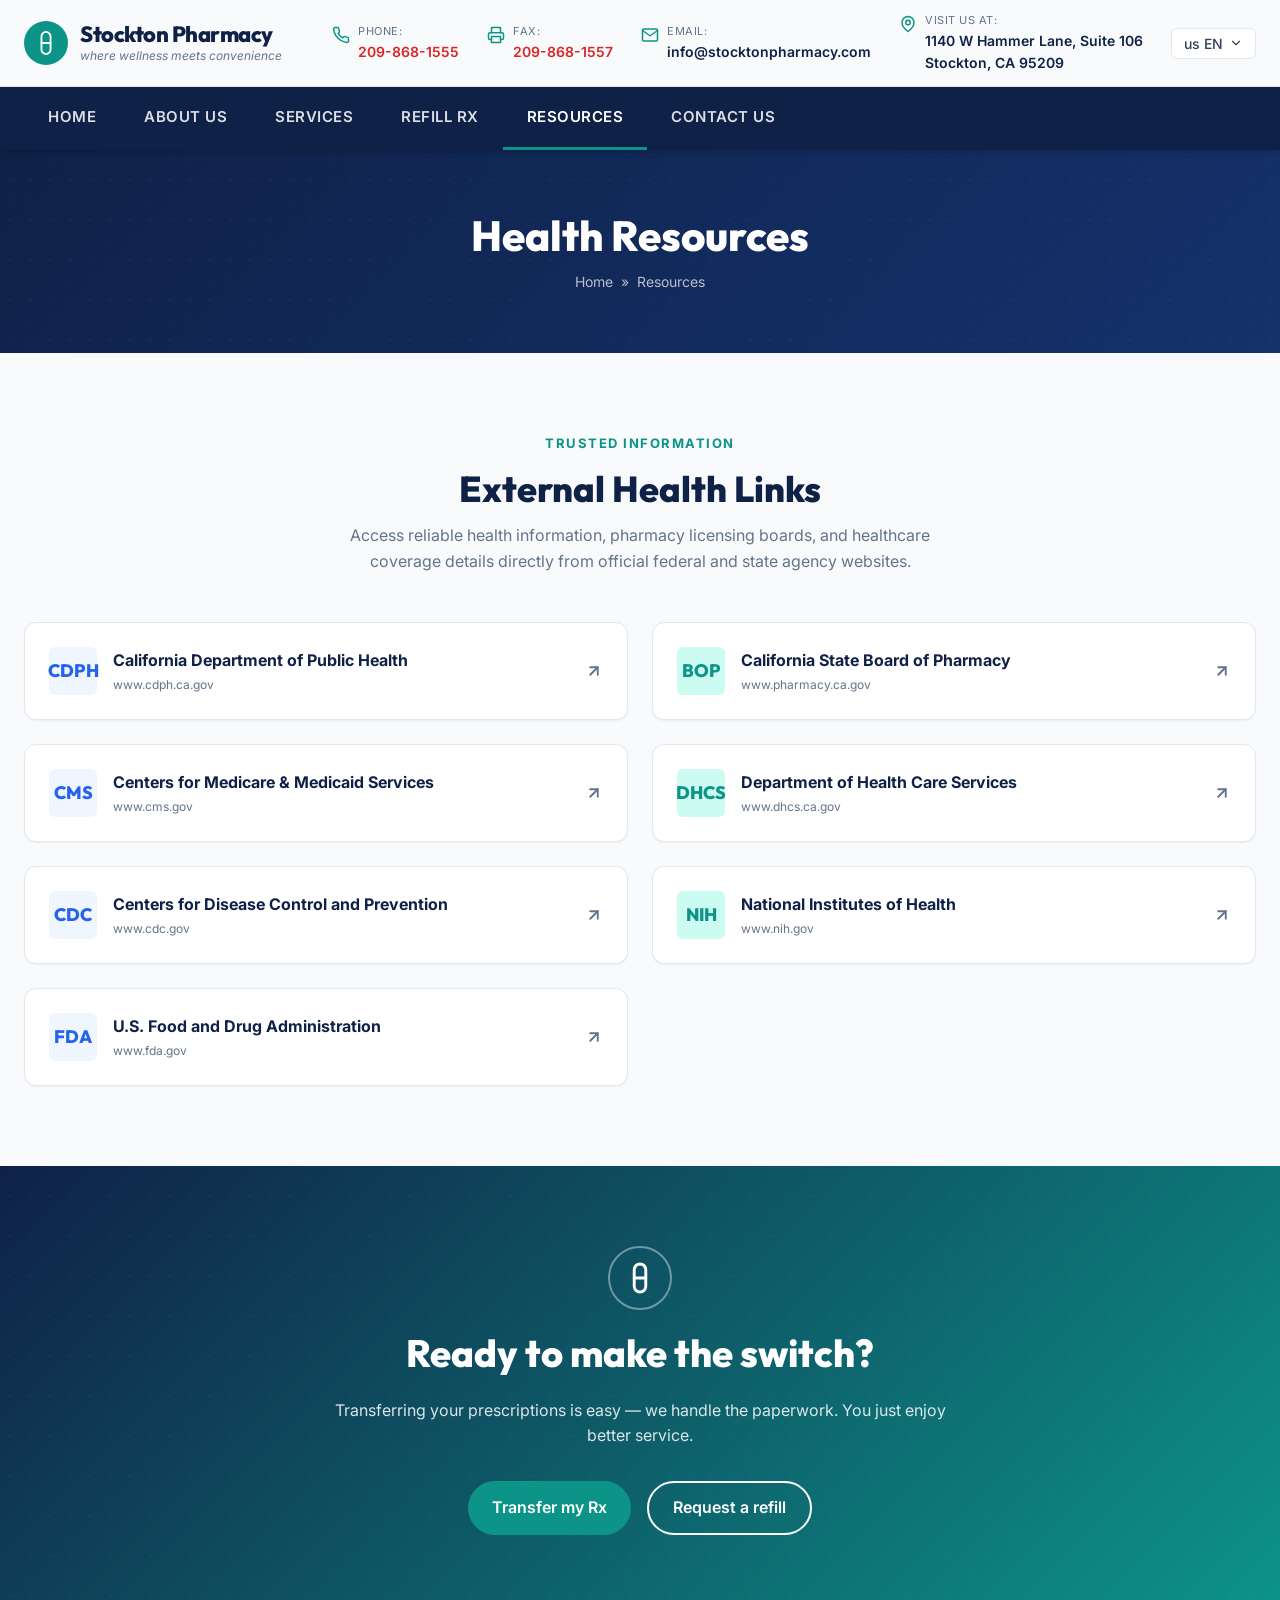
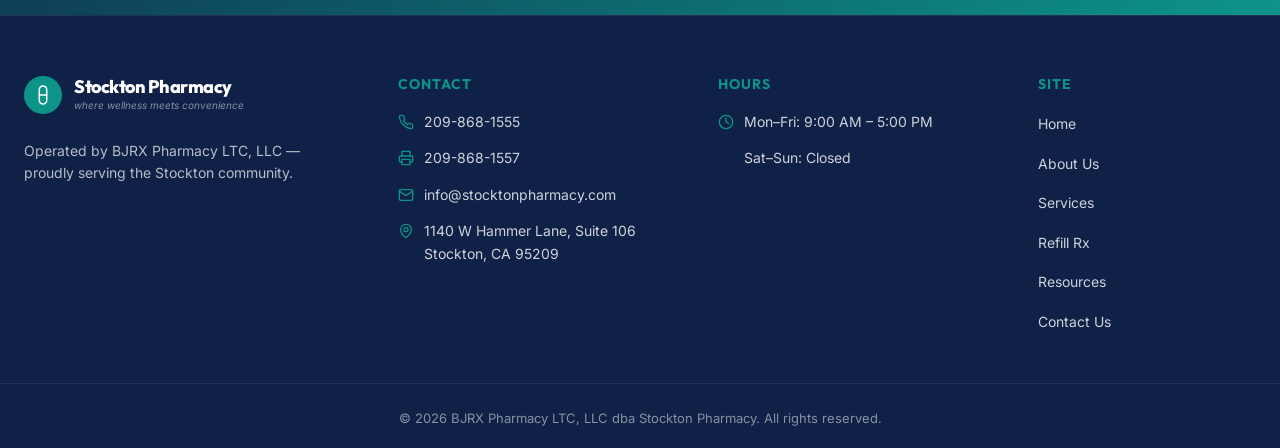
<file: resources.html>
<!DOCTYPE html>
<html lang="en">
<head>
  <meta charset="UTF-8">
  <meta name="viewport" content="width=device-width, initial-scale=1.0">
  <title>Health Resources - Stockton Pharmacy</title>
  <meta name="description" content="Access external health links and resources. Quick access to California Department of Public Health, CDC, NIH, FDA, and more.">
  <link rel="stylesheet" href="css/style.css">
  <script src="js/header.js" defer></script>
  <script src="js/footer.js" defer></script>
</head>
<body>

  <!-- Custom Header -->
  <custom-header active="resources"></custom-header>

  <!-- Page Header -->
  <section class="page-header">
    <div class="container">
      <h1>Health Resources</h1>
      <div class="breadcrumbs">
        <a href="index.html">Home</a>
        <span>»</span>
        <span>Resources</span>
      </div>
    </div>
  </section>

  <!-- Resources Grid Section -->
  <section class="section-padding">
    <div class="container" style="display: flex; flex-direction: column; gap: 48px;">
      <div style="text-align: center; max-width: 600px; margin: 0 auto; display: flex; flex-direction: column; gap: 12px;">
        <span class="section-tag">Trusted Information</span>
        <h2 class="section-title">External Health Links</h2>
        <p style="color: var(--text-light);">Access reliable health information, pharmacy licensing boards, and healthcare coverage details directly from official federal and state agency websites.</p>
      </div>

      <div class="resources-list-container">
        <!-- CDPH -->
        <a href="https://www.cdph.ca.gov/" target="_blank" rel="noopener noreferrer" class="resource-card">
          <div class="resource-info">
            <div class="resource-logo">CDPH</div>
            <div>
              <div class="resource-title">California Department of Public Health</div>
              <div class="resource-url">www.cdph.ca.gov</div>
            </div>
          </div>
          <svg class="resource-arrow" width="18" height="18" viewBox="0 0 24 24" fill="none" stroke="currentColor" stroke-width="2.5" stroke-linecap="round" stroke-linejoin="round">
            <line x1="7" y1="17" x2="17" y2="7"/><polyline points="7 7 17 7 17 17"/>
          </svg>
        </a>

        <!-- State Board -->
        <a href="https://www.pharmacy.ca.gov/" target="_blank" rel="noopener noreferrer" class="resource-card">
          <div class="resource-info">
            <div class="resource-logo" style="color: var(--brand-green); background-color: var(--brand-green-light);">BOP</div>
            <div>
              <div class="resource-title">California State Board of Pharmacy</div>
              <div class="resource-url">www.pharmacy.ca.gov</div>
            </div>
          </div>
          <svg class="resource-arrow" width="18" height="18" viewBox="0 0 24 24" fill="none" stroke="currentColor" stroke-width="2.5" stroke-linecap="round" stroke-linejoin="round">
            <line x1="7" y1="17" x2="17" y2="7"/><polyline points="7 7 17 7 17 17"/>
          </svg>
        </a>

        <!-- CMS -->
        <a href="https://www.cms.gov/" target="_blank" rel="noopener noreferrer" class="resource-card">
          <div class="resource-info">
            <div class="resource-logo">CMS</div>
            <div>
              <div class="resource-title">Centers for Medicare & Medicaid Services</div>
              <div class="resource-url">www.cms.gov</div>
            </div>
          </div>
          <svg class="resource-arrow" width="18" height="18" viewBox="0 0 24 24" fill="none" stroke="currentColor" stroke-width="2.5" stroke-linecap="round" stroke-linejoin="round">
            <line x1="7" y1="17" x2="17" y2="7"/><polyline points="7 7 17 7 17 17"/>
          </svg>
        </a>

        <!-- DHCS -->
        <a href="https://www.dhcs.ca.gov/" target="_blank" rel="noopener noreferrer" class="resource-card">
          <div class="resource-info">
            <div class="resource-logo" style="color: var(--brand-green); background-color: var(--brand-green-light);">DHCS</div>
            <div>
              <div class="resource-title">Department of Health Care Services</div>
              <div class="resource-url">www.dhcs.ca.gov</div>
            </div>
          </div>
          <svg class="resource-arrow" width="18" height="18" viewBox="0 0 24 24" fill="none" stroke="currentColor" stroke-width="2.5" stroke-linecap="round" stroke-linejoin="round">
            <line x1="7" y1="17" x2="17" y2="7"/><polyline points="7 7 17 7 17 17"/>
          </svg>
        </a>

        <!-- CDC -->
        <a href="https://www.cdc.gov/" target="_blank" rel="noopener noreferrer" class="resource-card">
          <div class="resource-info">
            <div class="resource-logo">CDC</div>
            <div>
              <div class="resource-title">Centers for Disease Control and Prevention</div>
              <div class="resource-url">www.cdc.gov</div>
            </div>
          </div>
          <svg class="resource-arrow" width="18" height="18" viewBox="0 0 24 24" fill="none" stroke="currentColor" stroke-width="2.5" stroke-linecap="round" stroke-linejoin="round">
            <line x1="7" y1="17" x2="17" y2="7"/><polyline points="7 7 17 7 17 17"/>
          </svg>
        </a>

        <!-- NIH -->
        <a href="https://www.nih.gov/" target="_blank" rel="noopener noreferrer" class="resource-card">
          <div class="resource-info">
            <div class="resource-logo" style="color: var(--brand-green); background-color: var(--brand-green-light);">NIH</div>
            <div>
              <div class="resource-title">National Institutes of Health</div>
              <div class="resource-url">www.nih.gov</div>
            </div>
          </div>
          <svg class="resource-arrow" width="18" height="18" viewBox="0 0 24 24" fill="none" stroke="currentColor" stroke-width="2.5" stroke-linecap="round" stroke-linejoin="round">
            <line x1="7" y1="17" x2="17" y2="7"/><polyline points="7 7 17 7 17 17"/>
          </svg>
        </a>

        <!-- FDA -->
        <a href="https://www.fda.gov/" target="_blank" rel="noopener noreferrer" class="resource-card" style="grid-column: span 1;">
          <div class="resource-info">
            <div class="resource-logo">FDA</div>
            <div>
              <div class="resource-title">U.S. Food and Drug Administration</div>
              <div class="resource-url">www.fda.gov</div>
            </div>
          </div>
          <svg class="resource-arrow" width="18" height="18" viewBox="0 0 24 24" fill="none" stroke="currentColor" stroke-width="2.5" stroke-linecap="round" stroke-linejoin="round">
            <line x1="7" y1="17" x2="17" y2="7"/><polyline points="7 7 17 7 17 17"/>
          </svg>
        </a>
      </div>
    </div>
  </section>

  <!-- Custom Footer -->
  <custom-footer></custom-footer>

</body>
</html>
</file>
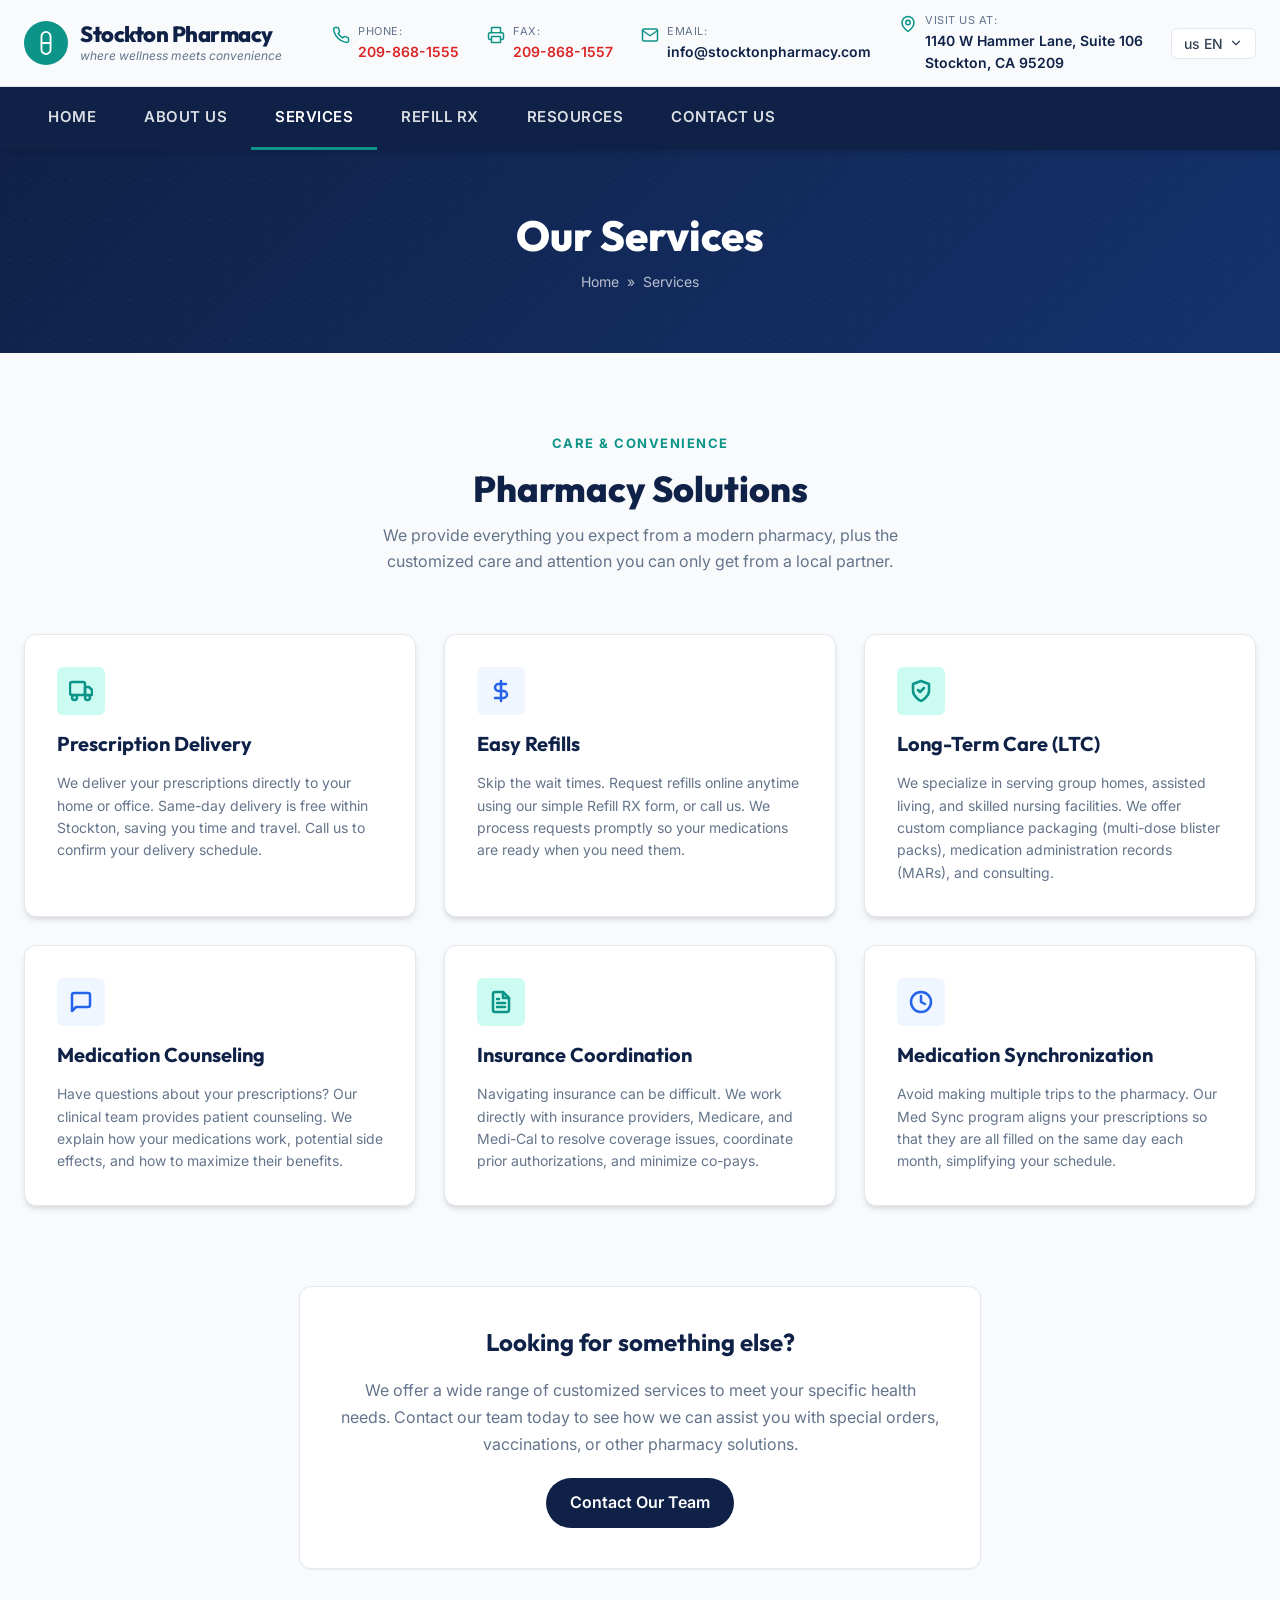
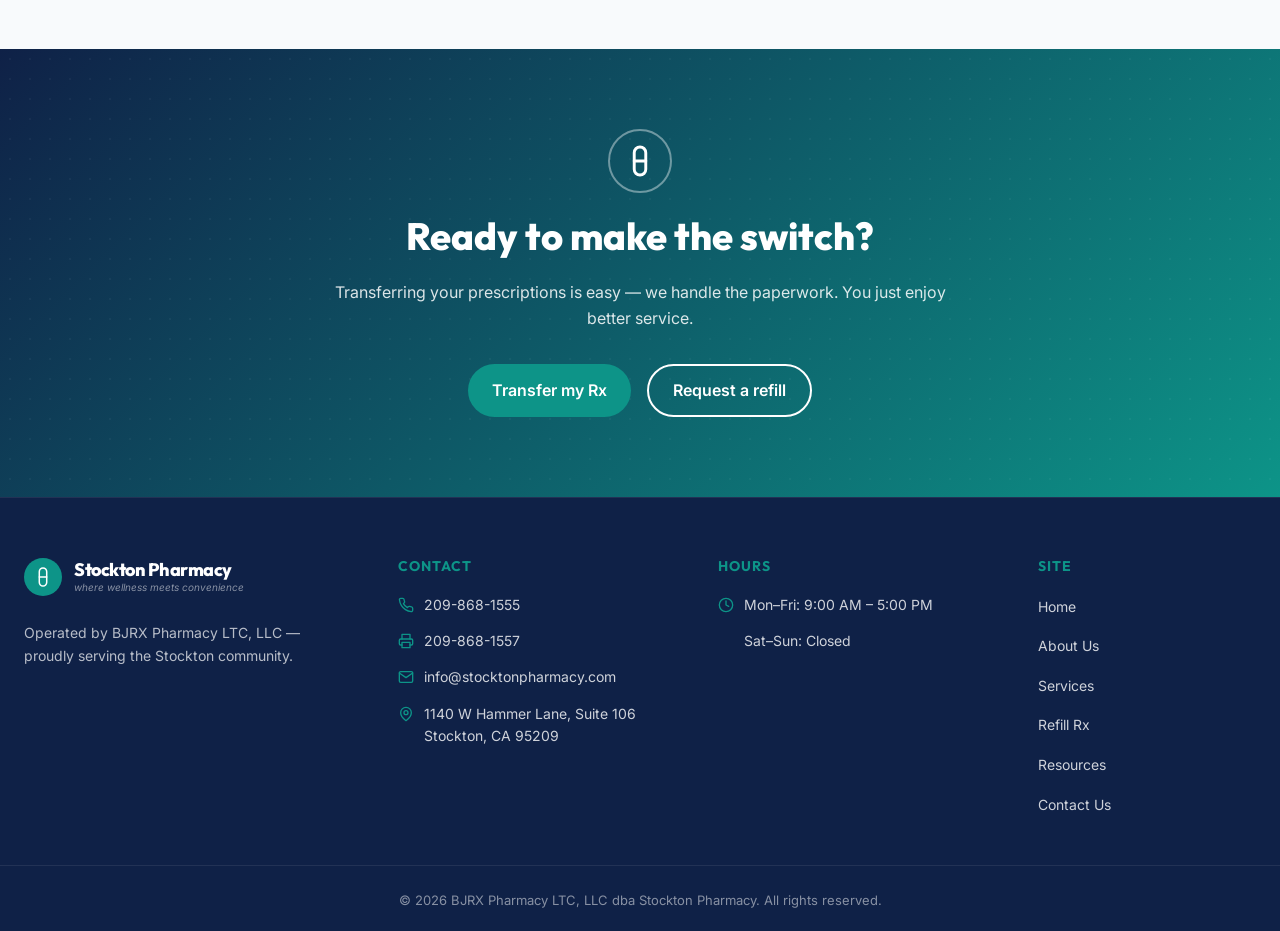
<file: services.html>
<!DOCTYPE html>
<html lang="en">
<head>
  <meta charset="UTF-8">
  <meta name="viewport" content="width=device-width, initial-scale=1.0">
  <title>Our Services - Stockton Pharmacy</title>
  <meta name="description" content="Discover Stockton Pharmacy's range of services: same-day delivery, long-term care facilities support, medication synchronization, and personal consultations.">
  <link rel="stylesheet" href="css/style.css">
  <script src="js/header.js" defer></script>
  <script src="js/footer.js" defer></script>
</head>
<body>

  <!-- Custom Header -->
  <custom-header active="services"></custom-header>

  <!-- Page Header -->
  <section class="page-header">
    <div class="container">
      <h1>Our Services</h1>
      <div class="breadcrumbs">
        <a href="index.html">Home</a>
        <span>»</span>
        <span>Services</span>
      </div>
    </div>
  </section>

  <!-- Services Grid Section -->
  <section class="section-padding">
    <div class="container" style="display: flex; flex-direction: column; gap: 60px;">
      <div style="text-align: center; max-width: 600px; margin: 0 auto; display: flex; flex-direction: column; gap: 12px;">
        <span class="section-tag">Care & Convenience</span>
        <h2 class="section-title">Pharmacy Solutions</h2>
        <p style="color: var(--text-light);">We provide everything you expect from a modern pharmacy, plus the customized care and attention you can only get from a local partner.</p>
      </div>

      <div class="grid-3-col">
        <div class="card-item">
          <div class="card-icon-box green-accent">
            <svg width="24" height="24" viewBox="0 0 24 24" fill="none" stroke="currentColor" stroke-width="2.5" stroke-linecap="round" stroke-linejoin="round">
              <rect x="1" y="3" width="15" height="13" rx="2" ry="2"/>
              <polygon points="16 8 20 8 23 11 23 16 16 16 16 8"/>
              <circle cx="5.5" cy="18.5" r="2.5"/>
              <circle cx="18.5" cy="18.5" r="2.5"/>
            </svg>
          </div>
          <h3>Prescription Delivery</h3>
          <p>We deliver your prescriptions directly to your home or office. Same-day delivery is free within Stockton, saving you time and travel. Call us to confirm your delivery schedule.</p>
        </div>

        <div class="card-item">
          <div class="card-icon-box">
            <svg width="24" height="24" viewBox="0 0 24 24" fill="none" stroke="currentColor" stroke-width="2.5" stroke-linecap="round" stroke-linejoin="round">
              <path d="M12 2v20M17 5H9.5a3.5 3.5 0 0 0 0 7h5a3.5 3.5 0 0 1 0 7H6"/>
            </svg>
          </div>
          <h3>Easy Refills</h3>
          <p>Skip the wait times. Request refills online anytime using our simple Refill RX form, or call us. We process requests promptly so your medications are ready when you need them.</p>
        </div>

        <div class="card-item">
          <div class="card-icon-box green-accent">
            <svg width="24" height="24" viewBox="0 0 24 24" fill="none" stroke="currentColor" stroke-width="2.5" stroke-linecap="round" stroke-linejoin="round">
              <path d="M12 22s8-4 8-10V5l-8-3-8 3v7c0 6 8 10 8 10z"/>
              <polyline points="9 11 11 13 15 9"/>
            </svg>
          </div>
          <h3>Long-Term Care (LTC)</h3>
          <p>We specialize in serving group homes, assisted living, and skilled nursing facilities. We offer custom compliance packaging (multi-dose blister packs), medication administration records (MARs), and consulting.</p>
        </div>

        <div class="card-item">
          <div class="card-icon-box">
            <svg width="24" height="24" viewBox="0 0 24 24" fill="none" stroke="currentColor" stroke-width="2.5" stroke-linecap="round" stroke-linejoin="round">
              <path d="M21 15a2 2 0 0 1-2 2H7l-4 4V5a2 2 0 0 1 2-2h14a2 2 0 0 1 2 2z"/>
            </svg>
          </div>
          <h3>Medication Counseling</h3>
          <p>Have questions about your prescriptions? Our clinical team provides patient counseling. We explain how your medications work, potential side effects, and how to maximize their benefits.</p>
        </div>

        <div class="card-item">
          <div class="card-icon-box green-accent">
            <svg width="24" height="24" viewBox="0 0 24 24" fill="none" stroke="currentColor" stroke-width="2.5" stroke-linecap="round" stroke-linejoin="round">
              <path d="M14 2H6a2 2 0 0 0-2 2v16a2 2 0 0 0 2 2h12a2 2 0 0 0 2-2V8z"/>
              <polyline points="14 2 14 8 20 8"/>
              <line x1="16" y1="13" x2="8" y2="13"/>
              <line x1="16" y1="17" x2="8" y2="17"/>
              <polyline points="10 9 9 9 8 9"/>
            </svg>
          </div>
          <h3>Insurance Coordination</h3>
          <p>Navigating insurance can be difficult. We work directly with insurance providers, Medicare, and Medi-Cal to resolve coverage issues, coordinate prior authorizations, and minimize co-pays.</p>
        </div>

        <div class="card-item">
          <div class="card-icon-box">
            <svg width="24" height="24" viewBox="0 0 24 24" fill="none" stroke="currentColor" stroke-width="2.5" stroke-linecap="round" stroke-linejoin="round">
              <circle cx="12" cy="12" r="10"/>
              <polyline points="12 6 12 12 16 14"/>
            </svg>
          </div>
          <h3>Medication Synchronization</h3>
          <p>Avoid making multiple trips to the pharmacy. Our Med Sync program aligns your prescriptions so that they are all filled on the same day each month, simplifying your schedule.</p>
        </div>
      </div>
      
      <!-- Bottom Service Callout -->
      <div style="background: white; border: 1px solid var(--border-color); border-radius: var(--radius-md); padding: 40px; text-align: center; max-width: 800px; margin: 20px auto 0 auto; box-shadow: var(--shadow-sm); display: flex; flex-direction: column; align-items: center; gap: 20px;">
        <h3 style="font-size: 24px;">Looking for something else?</h3>
        <p style="color: var(--text-light); max-width: 600px; line-height: 1.7;">We offer a wide range of customized services to meet your specific health needs. Contact our team today to see how we can assist you with special orders, vaccinations, or other pharmacy solutions.</p>
        <a href="contact.html" class="btn btn-blue">Contact Our Team</a>
      </div>
    </div>
  </section>

  <!-- Custom Footer -->
  <custom-footer></custom-footer>

</body>
</html>
</file>
<file: css/style.css>
@import url('https://fonts.googleapis.com/css2?family=Inter:wght@300;400;500;600;700&family=Outfit:wght@400;500;600;700;800&display=swap');

:root {
  /* Color Palette */
  --brand-green: #0D9488;
  --brand-green-hover: #0F766E;
  --brand-green-light: #CCFBF1;
  --brand-blue-dark: #0F2147;
  --brand-blue-light: #EFF6FF;
  --brand-blue-accent: #2563EB;
  --text-dark: #0F172A;
  --text-medium: #334155;
  --text-light: #64748B;
  --bg-light: #F8FAFC;
  --border-color: #E2E8F0;
  --danger: #EF4444;
  --danger-bg: #FEF2F2;
  --success: #10B981;
  
  /* Fonts */
  --font-heading: 'Outfit', sans-serif;
  --font-body: 'Inter', sans-serif;
  
  /* Transitions */
  --transition-fast: 0.2s ease;
  --transition-normal: 0.3s cubic-bezier(0.4, 0, 0.2, 1);
  
  /* Border Radius */
  --radius-sm: 6px;
  --radius-md: 12px;
  --radius-lg: 20px;
  --radius-full: 9999px;
  
  /* Shadows */
  --shadow-sm: 0 1px 2px 0 rgba(0, 0, 0, 0.05);
  --shadow-md: 0 4px 6px -1px rgba(0, 0, 0, 0.1), 0 2px 4px -1px rgba(0, 0, 0, 0.06);
  --shadow-lg: 0 10px 15px -3px rgba(0, 0, 0, 0.1), 0 4px 6px -2px rgba(0, 0, 0, 0.05);
  --shadow-xl: 0 20px 25px -5px rgba(0, 0, 0, 0.1), 0 10px 10px -5px rgba(0, 0, 0, 0.04);
}

/* Global Resets */
* {
  box-sizing: border-box;
  margin: 0;
  padding: 0;
}

body {
  font-family: var(--font-body);
  color: var(--text-medium);
  background-color: var(--bg-light);
  line-height: 1.6;
  -webkit-font-smoothing: antialiased;
  overflow-x: hidden;
}

h1, h2, h3, h4, h5, h6 {
  font-family: var(--font-heading);
  color: var(--brand-blue-dark);
  font-weight: 700;
  line-height: 1.25;
}

a {
  color: inherit;
  text-decoration: none;
  transition: var(--transition-fast);
}

button, input, textarea, select {
  font-family: inherit;
  font-size: inherit;
}

/* Main Container */
.container {
  max-width: 1280px;
  margin: 0 auto;
  padding: 0 24px;
  width: 100%;
}

/* Header Component */
.header-info-bar {
  background-color: var(--bg-light);
  border-bottom: 1px solid var(--border-color);
  padding: 12px 0;
  font-size: 14px;
}

.header-info-container {
  display: flex;
  justify-content: space-between;
  align-items: center;
  flex-wrap: wrap;
  gap: 16px;
}

.logo-section {
  display: flex;
  align-items: center;
  gap: 12px;
}

.logo-icon {
  background-color: var(--brand-green);
  width: 44px;
  height: 44px;
  border-radius: 50%;
  display: flex;
  align-items: center;
  justify-content: center;
  color: white;
}

.logo-icon svg {
  transform: rotate(-45deg);
  width: 22px;
  height: 22px;
}

.logo-text h1 {
  font-size: 22px;
  font-weight: 800;
  letter-spacing: -0.5px;
}

.logo-text p {
  font-size: 12px;
  color: var(--text-light);
  font-style: italic;
  margin-top: -2px;
}

.contact-details-bar {
  display: flex;
  align-items: center;
  gap: 28px;
  flex-wrap: wrap;
}

.contact-item {
  display: flex;
  align-items: flex-start;
  gap: 8px;
}

.contact-item svg {
  color: var(--brand-green);
  margin-top: 3px;
  flex-shrink: 0;
}

.contact-item-text {
  display: flex;
  flex-direction: column;
}

.contact-item-label {
  font-size: 11px;
  color: var(--text-light);
  text-transform: uppercase;
  letter-spacing: 0.5px;
}

.contact-item-value {
  font-weight: 600;
  color: var(--brand-blue-dark);
}

.contact-item-value.red-text {
  color: #DC2626;
}

.lang-selector {
  border: 1px solid var(--border-color);
  border-radius: var(--radius-sm);
  padding: 6px 12px;
  background: white;
  font-weight: 500;
  cursor: pointer;
  display: flex;
  align-items: center;
  gap: 6px;
  color: var(--text-medium);
}

/* Navigation Component */
.nav-bar {
  background-color: var(--brand-blue-dark);
  color: white;
  position: sticky;
  top: 0;
  z-index: 100;
  box-shadow: var(--shadow-md);
}

.nav-container {
  display: flex;
  justify-content: flex-start;
  align-items: center;
}

.nav-links {
  display: flex;
  list-style: none;
}

.nav-links li a {
  display: block;
  padding: 18px 24px;
  font-weight: 600;
  font-size: 15px;
  letter-spacing: 0.5px;
  text-transform: uppercase;
  color: rgba(255, 255, 255, 0.85);
  border-bottom: 3px solid transparent;
}

.nav-links li a:hover {
  color: white;
  background-color: rgba(255, 255, 255, 0.05);
}

.nav-links li a.active {
  color: white;
  border-bottom-color: var(--brand-green);
}

.mobile-menu-btn {
  display: none;
  background: none;
  border: none;
  color: white;
  cursor: pointer;
  padding: 12px;
  margin-left: auto;
}

/* Buttons */
.btn {
  display: inline-flex;
  align-items: center;
  justify-content: center;
  gap: 8px;
  font-weight: 600;
  padding: 12px 24px;
  border-radius: var(--radius-full);
  cursor: pointer;
  transition: var(--transition-normal);
  font-family: var(--font-body);
  border: none;
}

.btn-primary {
  background-color: var(--brand-green);
  color: white;
}

.btn-primary:hover {
  background-color: var(--brand-green-hover);
  transform: translateY(-2px);
  box-shadow: 0 4px 12px rgba(13, 148, 136, 0.3);
}

.btn-outline {
  background-color: transparent;
  border: 2px solid white;
  color: white;
}

.btn-outline:hover {
  background-color: rgba(255, 255, 255, 0.1);
  transform: translateY(-2px);
}

.btn-dark-outline {
  background-color: rgba(15, 33, 71, 0.1);
  border: 2px solid var(--brand-blue-dark);
  color: var(--brand-blue-dark);
}

.btn-dark-outline:hover {
  background-color: var(--brand-blue-dark);
  color: white;
  transform: translateY(-2px);
}

.btn-blue {
  background-color: var(--brand-blue-dark);
  color: white;
}

.btn-blue:hover {
  background-color: #0b1a38;
  transform: translateY(-2px);
  box-shadow: 0 4px 12px rgba(15, 33, 71, 0.3);
}

/* Badge styling */
.badge {
  display: inline-flex;
  align-items: center;
  gap: 8px;
  background-color: rgba(255, 255, 255, 0.12);
  color: white;
  padding: 8px 18px;
  border-radius: var(--radius-full);
  font-size: 13px;
  font-weight: 600;
  letter-spacing: 0.5px;
  border: 1px solid rgba(255, 255, 255, 0.2);
}

.badge-dot {
  width: 8px;
  height: 8px;
  background-color: var(--success);
  border-radius: 50%;
  animation: pulse 2s infinite;
}

@keyframes pulse {
  0% { transform: scale(0.95); box-shadow: 0 0 0 0 rgba(16, 185, 129, 0.7); }
  70% { transform: scale(1); box-shadow: 0 0 0 6px rgba(16, 185, 129, 0); }
  100% { transform: scale(0.95); box-shadow: 0 0 0 0 rgba(16, 185, 129, 0); }
}

/* Hero Section */
.hero-section {
  background: linear-gradient(135deg, var(--brand-blue-dark) 0%, #15326D 50%, #1D418A 100%);
  color: white;
  padding: 80px 0 100px 0;
  position: relative;
  overflow: hidden;
}

.hero-section::before {
  content: '';
  position: absolute;
  inset: 0;
  background-image: radial-gradient(rgba(255, 255, 255, 0.1) 1px, transparent 1px);
  background-size: 24px 24px;
  opacity: 0.5;
  pointer-events: none;
}

.hero-grid {
  display: grid;
  grid-template-columns: 1.1fr 0.9fr;
  align-items: center;
  gap: 60px;
}

.hero-content {
  display: flex;
  flex-direction: column;
  align-items: flex-start;
  gap: 24px;
}

.hero-title {
  font-size: 54px;
  color: white;
  line-height: 1.1;
  font-weight: 800;
}

.hero-title span.green-accent {
  color: var(--brand-green);
  position: relative;
  display: inline-block;
}

.hero-description {
  font-size: 18px;
  color: rgba(255, 255, 255, 0.85);
  max-width: 580px;
}

.hero-ctas {
  display: flex;
  gap: 16px;
  flex-wrap: wrap;
}

.hero-meta {
  display: flex;
  align-items: center;
  gap: 24px;
  margin-top: 16px;
  flex-wrap: wrap;
}

.stars-container {
  display: flex;
  align-items: center;
  gap: 4px;
}

.star-icon {
  color: #FBBF24;
  fill: #FBBF24;
  width: 18px;
  height: 18px;
}

.meta-item {
  display: flex;
  align-items: center;
  gap: 8px;
  font-weight: 500;
}

.meta-item svg {
  color: var(--brand-green);
  width: 18px;
  height: 18px;
}

/* Hero Image & Overlays */
.hero-image-wrapper {
  position: relative;
  justify-self: center;
}

.main-hero-img {
  width: 100%;
  max-width: 440px;
  height: auto;
  border-radius: var(--radius-lg);
  box-shadow: var(--shadow-xl);
  display: block;
}

.floating-card {
  position: absolute;
  background: white;
  color: var(--text-dark);
  padding: 14px 20px;
  border-radius: var(--radius-md);
  box-shadow: var(--shadow-lg);
  display: flex;
  align-items: center;
  gap: 12px;
  width: max-content;
}

.floating-card-1 {
  top: 10%;
  left: -40px;
}

.floating-card-2 {
  bottom: 10%;
  right: -30px;
}

.floating-icon-wrapper {
  background-color: var(--brand-blue-light);
  width: 42px;
  height: 42px;
  border-radius: var(--radius-sm);
  display: flex;
  align-items: center;
  justify-content: center;
  color: var(--brand-blue-accent);
}

.floating-icon-wrapper.green-bg {
  background-color: var(--brand-green-light);
  color: var(--brand-green);
}

.floating-card-text {
  display: flex;
  flex-direction: column;
}

.floating-card-label {
  font-size: 11px;
  color: var(--text-light);
}

.floating-card-value {
  font-weight: 700;
  font-size: 14px;
}

/* Page Headers (Sub-pages) */
.page-header {
  background: linear-gradient(135deg, var(--brand-blue-dark) 0%, #15326D 100%);
  color: white;
  padding: 60px 0;
  position: relative;
  text-align: center;
}

.page-header::before {
  content: '';
  position: absolute;
  inset: 0;
  background-image: radial-gradient(rgba(255, 255, 255, 0.08) 1px, transparent 1px);
  background-size: 20px 20px;
  opacity: 0.5;
  pointer-events: none;
}

.page-header h1 {
  color: white;
  font-size: 42px;
  font-weight: 800;
  margin-bottom: 8px;
}

.breadcrumbs {
  font-size: 14px;
  color: rgba(255, 255, 255, 0.7);
  display: flex;
  justify-content: center;
  gap: 8px;
}

.breadcrumbs a:hover {
  color: white;
}

/* Highlights Grid */
.highlights-section {
  margin-top: -40px;
  position: relative;
  z-index: 10;
  padding-bottom: 60px;
}

.highlights-grid {
  display: grid;
  grid-template-columns: repeat(3, 1fr);
  gap: 24px;
}

.highlight-card {
  background: white;
  border-radius: var(--radius-md);
  padding: 30px;
  box-shadow: var(--shadow-lg);
  display: flex;
  flex-direction: column;
  align-items: flex-start;
  gap: 16px;
  transition: var(--transition-normal);
}

.highlight-card:hover {
  transform: translateY(-6px);
  box-shadow: var(--shadow-xl);
}

.highlight-icon {
  background-color: var(--brand-blue-light);
  width: 52px;
  height: 52px;
  border-radius: var(--radius-md);
  display: flex;
  align-items: center;
  justify-content: center;
  color: var(--brand-blue-accent);
}

.highlight-card.green-theme .highlight-icon {
  background-color: var(--brand-green-light);
  color: var(--brand-green);
}

.highlight-card h3 {
  font-size: 20px;
  font-weight: 700;
}

.highlight-card p {
  color: var(--text-light);
  font-size: 14px;
}

/* Intro Section */
.section-padding {
  padding: 80px 0;
}

.intro-grid {
  display: grid;
  grid-template-columns: 1fr 1fr;
  align-items: center;
  gap: 60px;
}

.intro-content {
  display: flex;
  flex-direction: column;
  align-items: flex-start;
  gap: 20px;
}

.section-tag {
  color: var(--brand-green);
  text-transform: uppercase;
  font-weight: 700;
  font-size: 13px;
  letter-spacing: 1.5px;
}

.section-title {
  font-size: 36px;
  font-weight: 800;
}

.intro-image {
  background: white;
  border-radius: var(--radius-lg);
  padding: 12px;
  box-shadow: var(--shadow-lg);
}

.intro-image img {
  width: 100%;
  border-radius: var(--radius-md);
  display: block;
}

/* Grid layout for services, values, resources */
.grid-3-col {
  display: grid;
  grid-template-columns: repeat(3, 1fr);
  gap: 28px;
}

.card-item {
  background: white;
  border-radius: var(--radius-md);
  padding: 32px;
  box-shadow: var(--shadow-md);
  transition: var(--transition-normal);
  border: 1px solid var(--border-color);
  display: flex;
  flex-direction: column;
  gap: 16px;
}

.card-item:hover {
  transform: translateY(-4px);
  box-shadow: var(--shadow-lg);
  border-color: rgba(13, 148, 136, 0.2);
}

.card-icon-box {
  width: 48px;
  height: 48px;
  background-color: var(--brand-blue-light);
  border-radius: var(--radius-sm);
  color: var(--brand-blue-accent);
  display: flex;
  align-items: center;
  justify-content: center;
}

.card-icon-box.green-accent {
  background-color: var(--brand-green-light);
  color: var(--brand-green);
}

.card-item h3 {
  font-size: 20px;
}

.card-item p {
  color: var(--text-light);
  font-size: 14px;
}

/* Ready to Switch Banner */
.switch-banner {
  background: linear-gradient(135deg, var(--brand-blue-dark) 0%, var(--brand-green) 100%);
  color: white;
  padding: 80px 0;
  text-align: center;
  position: relative;
  overflow: hidden;
}

.switch-banner::before {
  content: '';
  position: absolute;
  inset: 0;
  background-image: radial-gradient(rgba(255, 255, 255, 0.08) 1px, transparent 1px);
  background-size: 20px 20px;
  opacity: 0.5;
  pointer-events: none;
}

.switch-content {
  max-width: 700px;
  margin: 0 auto;
  display: flex;
  flex-direction: column;
  align-items: center;
  gap: 20px;
  position: relative;
  z-index: 10;
}

.switch-icon {
  font-size: 32px;
  width: 64px;
  height: 64px;
  border-radius: 50%;
  border: 2px solid rgba(255, 255, 255, 0.4);
  display: flex;
  align-items: center;
  justify-content: center;
  color: white;
  transform: rotate(-45deg);
}

.switch-title {
  color: white;
  font-size: 38px;
  font-weight: 800;
}

.switch-description {
  font-size: 16px;
  color: rgba(255, 255, 255, 0.85);
}

.switch-ctas {
  display: flex;
  gap: 16px;
  margin-top: 12px;
}

/* Footer Component */
.main-footer {
  background-color: var(--brand-blue-dark);
  color: white;
  padding: 60px 0 20px 0;
  border-top: 1px solid rgba(255, 255, 255, 0.08);
}

.footer-grid {
  display: grid;
  grid-template-columns: 1.2fr 1fr 1fr 0.8fr;
  gap: 48px;
  margin-bottom: 48px;
}

.footer-col {
  display: flex;
  flex-direction: column;
  gap: 18px;
}

.footer-col p.footer-desc {
  color: rgba(255, 255, 255, 0.7);
  font-size: 14px;
  margin-top: 8px;
}

.footer-col h4 {
  color: var(--brand-green);
  font-size: 14px;
  text-transform: uppercase;
  letter-spacing: 1px;
}

.footer-contact-list, .footer-hours-list, .footer-site-list {
  display: flex;
  flex-direction: column;
  gap: 14px;
  list-style: none;
  padding: 0;
}

.footer-contact-item {
  display: flex;
  align-items: flex-start;
  gap: 10px;
  color: rgba(255, 255, 255, 0.8);
  font-size: 14px;
}

.footer-contact-item svg {
  color: var(--brand-green);
  margin-top: 3px;
  flex-shrink: 0;
  width: 16px;
  height: 16px;
}

.footer-hours-item {
  display: flex;
  align-items: flex-start;
  gap: 10px;
  color: rgba(255, 255, 255, 0.8);
  font-size: 14px;
}

.footer-hours-item svg {
  color: var(--brand-green);
  margin-top: 3px;
  flex-shrink: 0;
  width: 16px;
  height: 16px;
}

.footer-site-list a {
  color: rgba(255, 255, 255, 0.8);
  font-size: 14px;
}

.footer-site-list a:hover {
  color: white;
  padding-left: 4px;
}

.footer-bottom {
  border-top: 1px solid rgba(255, 255, 255, 0.08);
  padding-top: 24px;
  text-align: center;
  font-size: 13px;
  color: rgba(255, 255, 255, 0.5);
}

/* Forms (Refill & Contact) */
.form-container-box {
  max-width: 800px;
  margin: 0 auto;
}

.form-intro-text {
  text-align: center;
  font-size: 16px;
  margin-bottom: 32px;
  color: var(--text-medium);
}

.form-intro-text a {
  color: var(--brand-blue-accent);
  font-weight: 600;
}

.form-card {
  background: white;
  border-radius: var(--radius-md);
  padding: 40px;
  box-shadow: var(--shadow-lg);
  border: 1px solid var(--border-color);
}

.form-grid-2 {
  display: grid;
  grid-template-columns: 1fr 1fr;
  gap: 24px;
  margin-bottom: 24px;
}

.form-group {
  display: flex;
  flex-direction: column;
  gap: 8px;
  margin-bottom: 24px;
}

.form-group.full-width {
  grid-column: span 2;
}

.form-label {
  font-size: 14px;
  font-weight: 600;
  color: var(--text-dark);
}

.form-label span.required {
  color: var(--danger);
  margin-left: 2px;
}

.input-wrapper {
  position: relative;
}

.input-wrapper svg {
  position: absolute;
  left: 14px;
  top: 50%;
  transform: translateY(-50%);
  color: var(--text-light);
  pointer-events: none;
  width: 18px;
  height: 18px;
}

.form-input {
  width: 100%;
  border: 1px solid var(--border-color);
  border-radius: var(--radius-sm);
  padding: 12px 16px;
  font-size: 15px;
  color: var(--text-dark);
  background: white;
  transition: var(--transition-fast);
}

.input-wrapper .form-input {
  padding-left: 44px;
}

.form-input::placeholder {
  color: #94A3B8;
}

.form-input:focus {
  outline: none;
  border-color: var(--brand-green);
  box-shadow: 0 0 0 3px rgba(13, 148, 136, 0.15);
}

.form-input.error-border {
  border-color: var(--danger);
  background-color: #FFFDFD;
}

.form-input.error-border:focus {
  box-shadow: 0 0 0 3px rgba(239, 68, 68, 0.15);
}

.error-message {
  color: var(--danger);
  font-size: 12px;
  font-weight: 500;
  margin-top: 4px;
}

.form-submit-btn {
  width: 100%;
  border-radius: var(--radius-sm);
  padding: 14px;
  font-size: 16px;
}

/* Success Modal Overlay */
.modal-overlay {
  position: fixed;
  inset: 0;
  background-color: rgba(15, 23, 42, 0.6);
  backdrop-filter: blur(4px);
  display: flex;
  align-items: center;
  justify-content: center;
  z-index: 1000;
  opacity: 0;
  pointer-events: none;
  transition: opacity 0.3s ease;
}

.modal-overlay.active {
  opacity: 1;
  pointer-events: auto;
}

.success-modal {
  background: white;
  border-radius: var(--radius-md);
  padding: 40px 32px;
  max-width: 480px;
  width: 90%;
  text-align: center;
  box-shadow: var(--shadow-xl);
  transform: scale(0.9);
  transition: transform 0.3s ease;
}

.modal-overlay.active .success-modal {
  transform: scale(1);
}

.success-icon-box {
  width: 72px;
  height: 72px;
  background-color: var(--brand-green-light);
  color: var(--brand-green);
  border-radius: 50%;
  display: flex;
  align-items: center;
  justify-content: center;
  margin: 0 auto 20px auto;
}

.success-icon-box svg {
  width: 36px;
  height: 36px;
}

.success-modal h3 {
  font-size: 24px;
  margin-bottom: 12px;
}

.success-modal p {
  color: var(--text-light);
  font-size: 15px;
  margin-bottom: 24px;
}

.success-modal .btn {
  width: 100%;
  border-radius: var(--radius-sm);
}

/* Resources Links List */
.resources-list-container {
  display: grid;
  grid-template-columns: repeat(2, 1fr);
  gap: 24px;
}

.resource-card {
  background: white;
  border-radius: var(--radius-md);
  padding: 24px;
  border: 1px solid var(--border-color);
  box-shadow: var(--shadow-sm);
  display: flex;
  align-items: center;
  justify-content: space-between;
  transition: var(--transition-normal);
}

.resource-card:hover {
  transform: translateY(-2px);
  box-shadow: var(--shadow-md);
  border-color: var(--brand-green);
}

.resource-info {
  display: flex;
  align-items: center;
  gap: 16px;
}

.resource-logo {
  background-color: var(--brand-blue-light);
  width: 48px;
  height: 48px;
  border-radius: var(--radius-sm);
  display: flex;
  align-items: center;
  justify-content: center;
  font-family: var(--font-heading);
  font-weight: 800;
  color: var(--brand-blue-accent);
  font-size: 18px;
}

.resource-title {
  font-weight: 700;
  font-size: 16px;
  color: var(--brand-blue-dark);
}

.resource-url {
  font-size: 12px;
  color: var(--text-light);
  margin-top: 2px;
}

.resource-arrow {
  color: var(--text-light);
  transition: var(--transition-fast);
}

.resource-card:hover .resource-arrow {
  color: var(--brand-green);
  transform: translateX(4px);
}

/* Values Grid layout */
.values-grid {
  display: grid;
  grid-template-columns: repeat(3, 1fr);
  gap: 24px;
}

.value-card {
  background: white;
  border-radius: var(--radius-md);
  padding: 32px;
  box-shadow: var(--shadow-sm);
  border: 1px solid var(--border-color);
  display: flex;
  flex-direction: column;
  gap: 14px;
}

.value-number {
  font-family: var(--font-heading);
  font-size: 36px;
  font-weight: 800;
  color: rgba(13, 148, 136, 0.25);
  line-height: 1;
}

.value-card h3 {
  font-size: 20px;
}

.value-card p {
  color: var(--text-light);
  font-size: 14px;
}

/* Media Queries for Responsiveness */
@media (max-width: 1024px) {
  .hero-grid {
    grid-template-columns: 1fr;
    gap: 48px;
    text-align: center;
  }
  
  .hero-content {
    align-items: center;
  }
  
  .hero-description {
    margin: 0 auto;
  }
  
  .hero-ctas, .hero-meta {
    justify-content: center;
  }
  
  .highlights-grid {
    grid-template-columns: 1fr;
    max-width: 480px;
    margin: -40px auto 0 auto;
  }
  
  .intro-grid {
    grid-template-columns: 1fr;
    gap: 40px;
  }
  
  .grid-3-col, .values-grid {
    grid-template-columns: 1fr;
    max-width: 480px;
    margin: 0 auto;
  }
  
  .resources-list-container {
    grid-template-columns: 1fr;
  }
  
  .footer-grid {
    grid-template-columns: 1fr 1fr;
    gap: 32px;
  }
}

@media (max-width: 768px) {
  .header-info-container {
    flex-direction: column;
    align-items: flex-start;
  }
  
  .contact-details-bar {
    flex-direction: column;
    align-items: flex-start;
    gap: 12px;
    width: 100%;
  }
  
  .nav-container {
    justify-content: space-between;
    padding: 10px 0;
  }
  
  .nav-links {
    display: none;
    flex-direction: column;
    width: 100%;
    background-color: var(--brand-blue-dark);
    position: absolute;
    top: 100%;
    left: 0;
    box-shadow: var(--shadow-lg);
    border-top: 1px solid rgba(255, 255, 255, 0.08);
  }
  
  .nav-links.active {
    display: flex;
  }
  
  .nav-links li {
    width: 100%;
  }
  
  .nav-links li a {
    padding: 14px 24px;
    border-bottom: none;
    border-left: 4px solid transparent;
  }
  
  .nav-links li a.active {
    border-left-color: var(--brand-green);
    background-color: rgba(255, 255, 255, 0.05);
  }
  
  .mobile-menu-btn {
    display: block;
  }
  
  .hero-title {
    font-size: 38px;
  }
  
  .floating-card-1 {
    left: -10px;
  }
  
  .floating-card-2 {
    right: -10px;
  }
  
  .form-grid-2 {
    grid-template-columns: 1fr;
    gap: 0;
  }
  
  .form-group.full-width {
    grid-column: span 1;
  }
  
  .form-card {
    padding: 24px;
  }
  
  .footer-grid {
    grid-template-columns: 1fr;
  }
  
  .switch-title {
    font-size: 28px;
  }
  
  .switch-ctas {
    flex-direction: column;
    width: 100%;
    max-width: 320px;
  }
  
  .switch-ctas .btn {
    width: 100%;
  }
}
</file>
